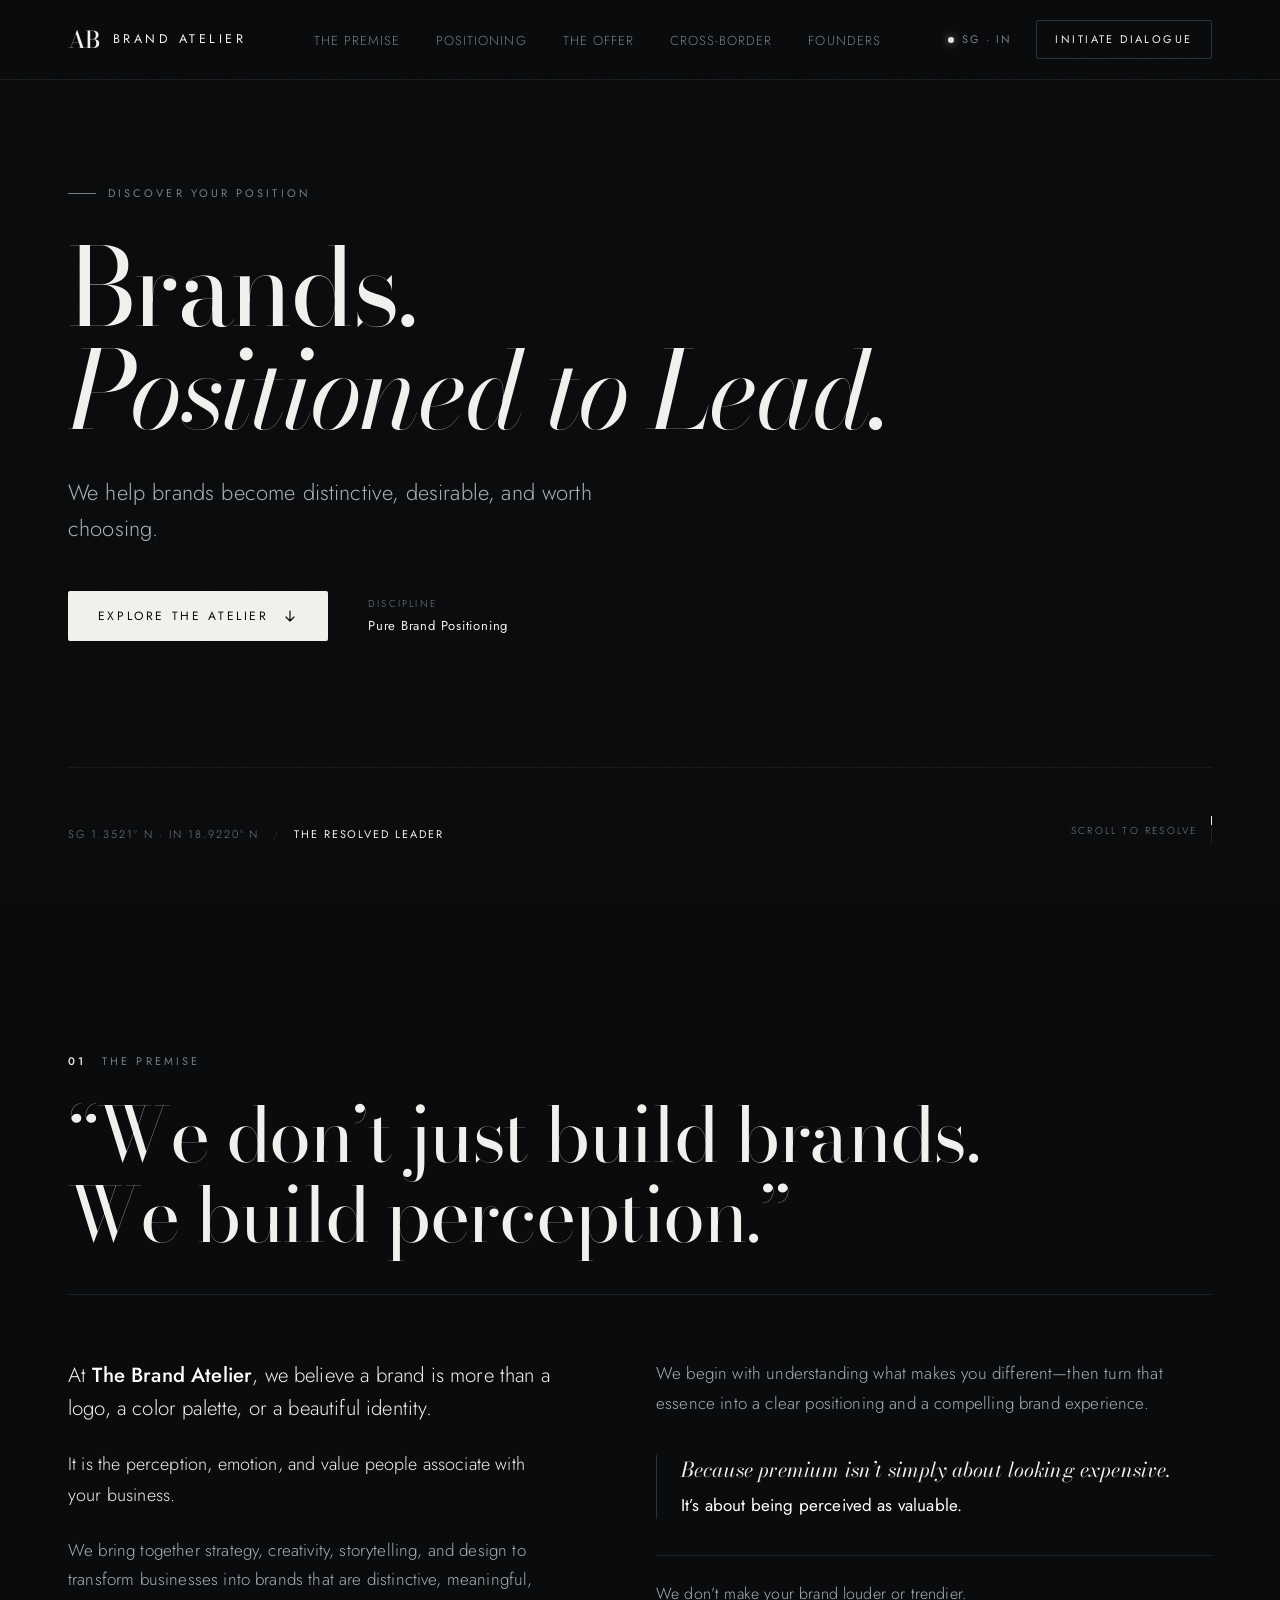
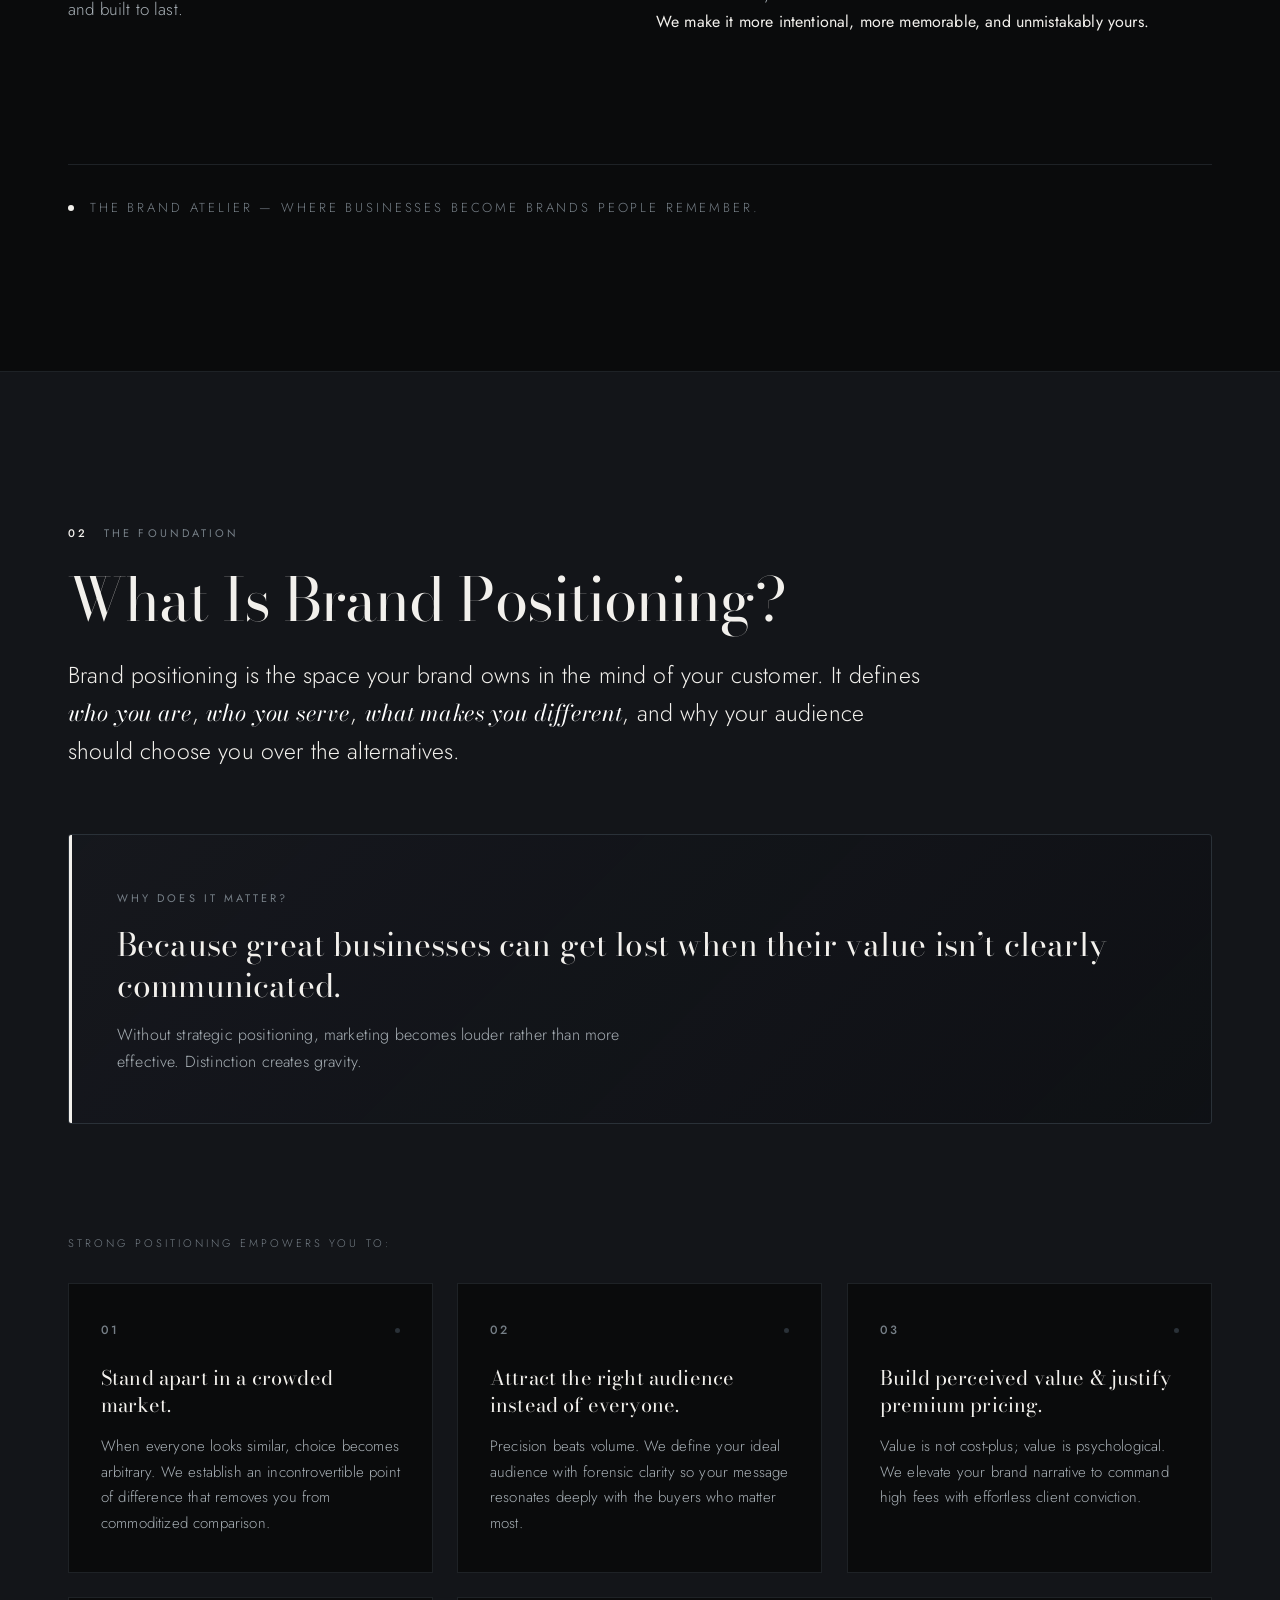
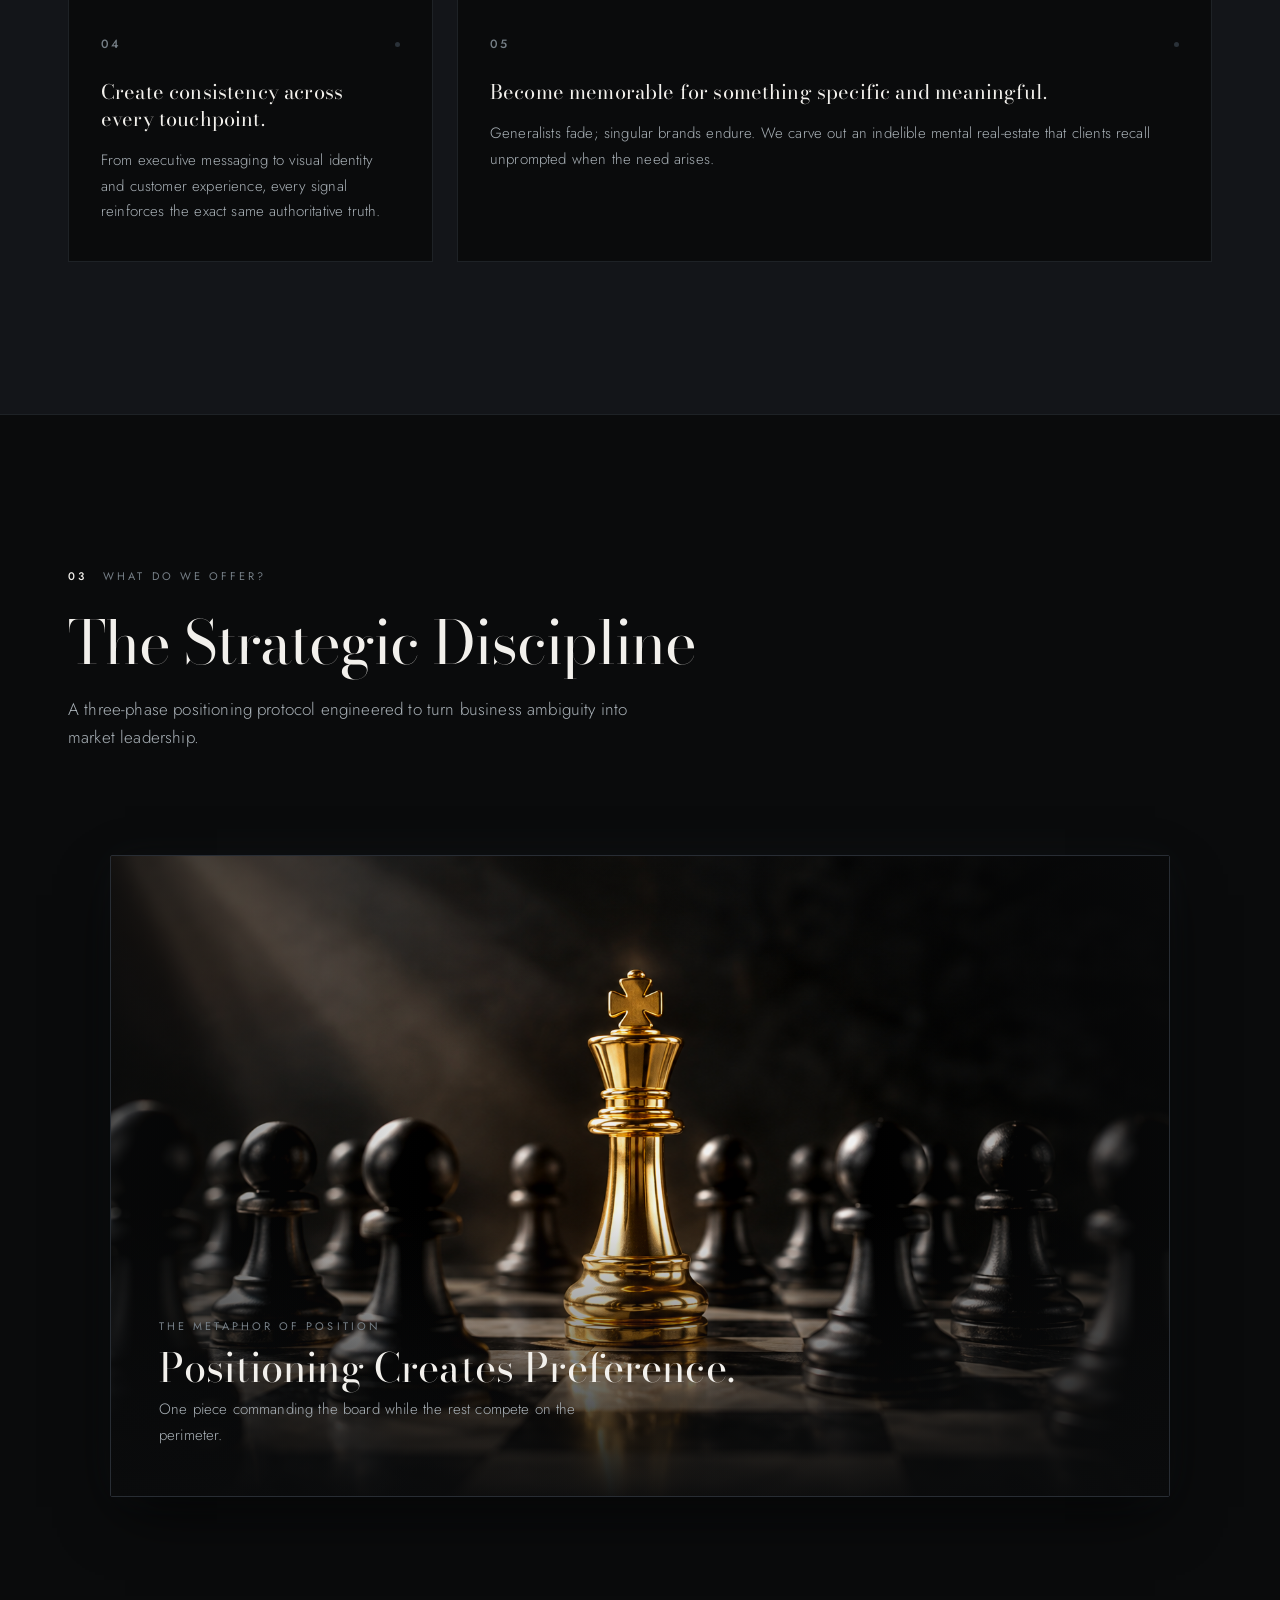
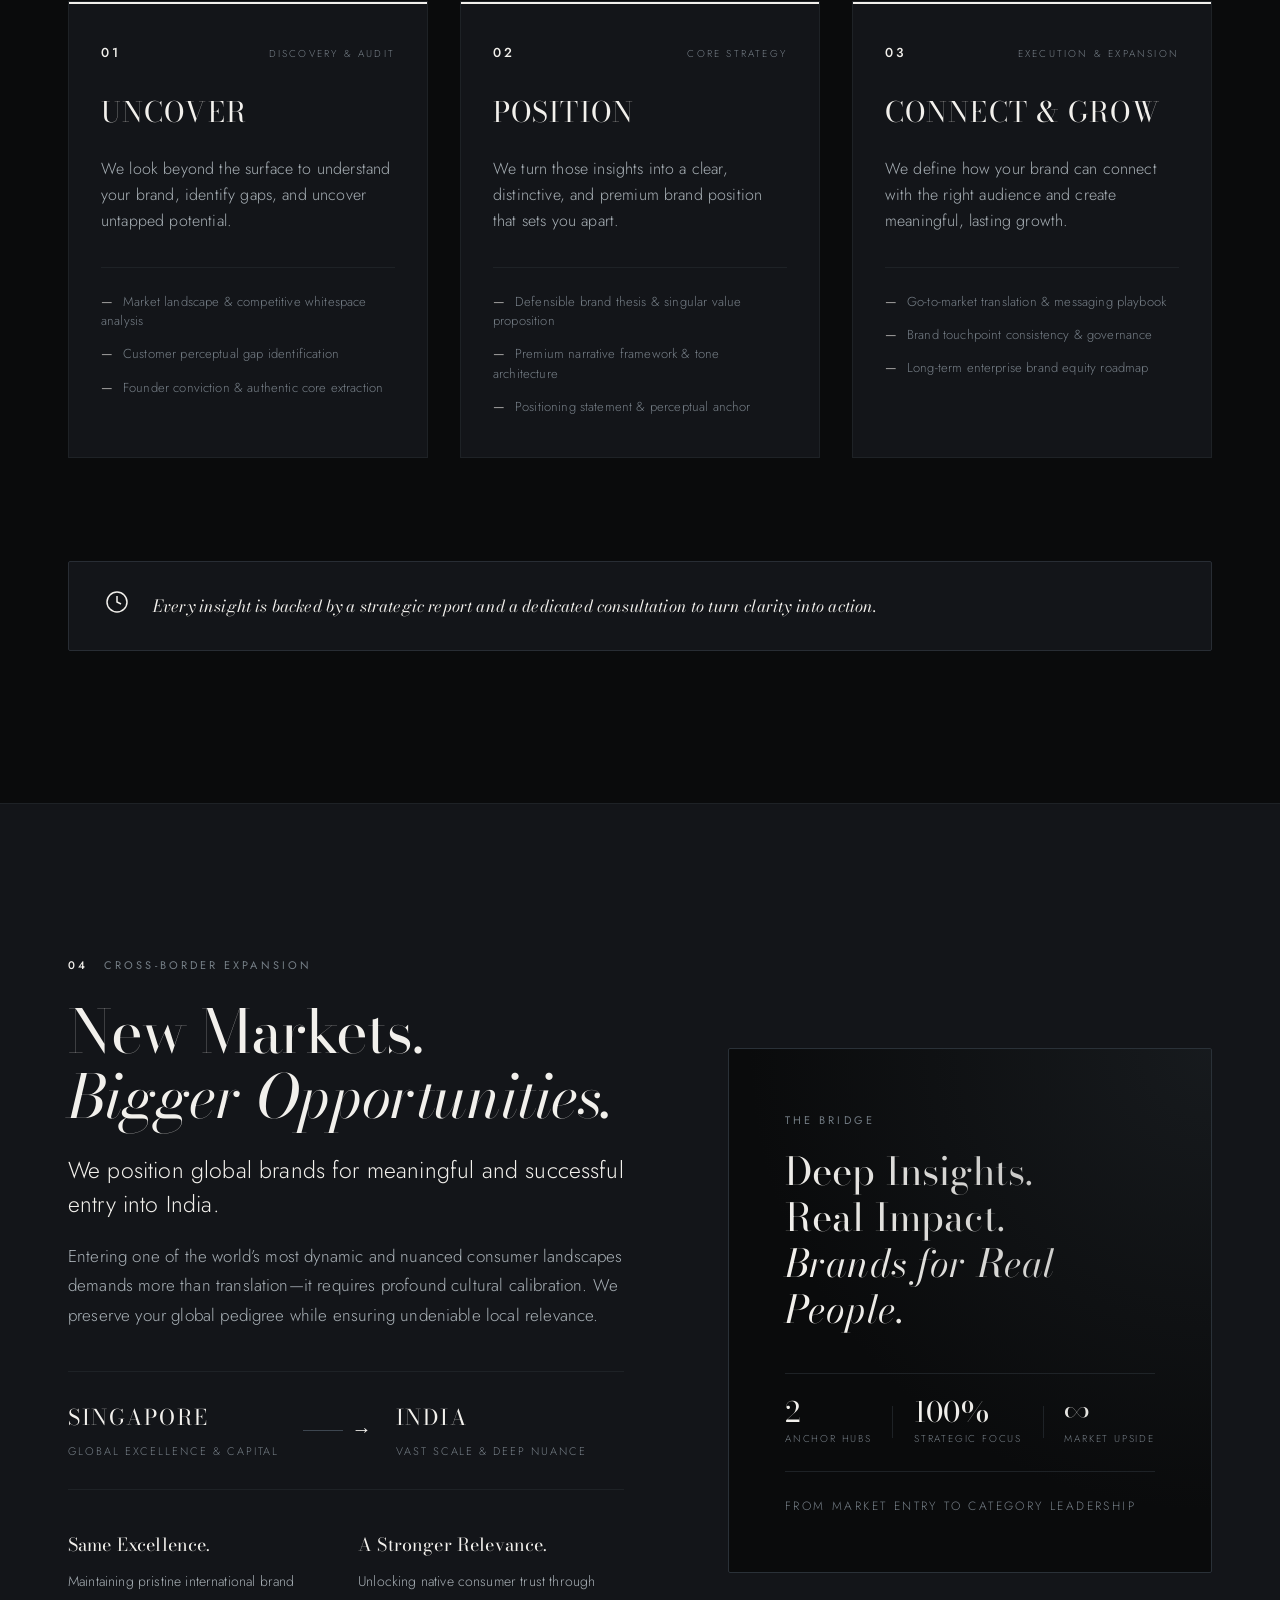
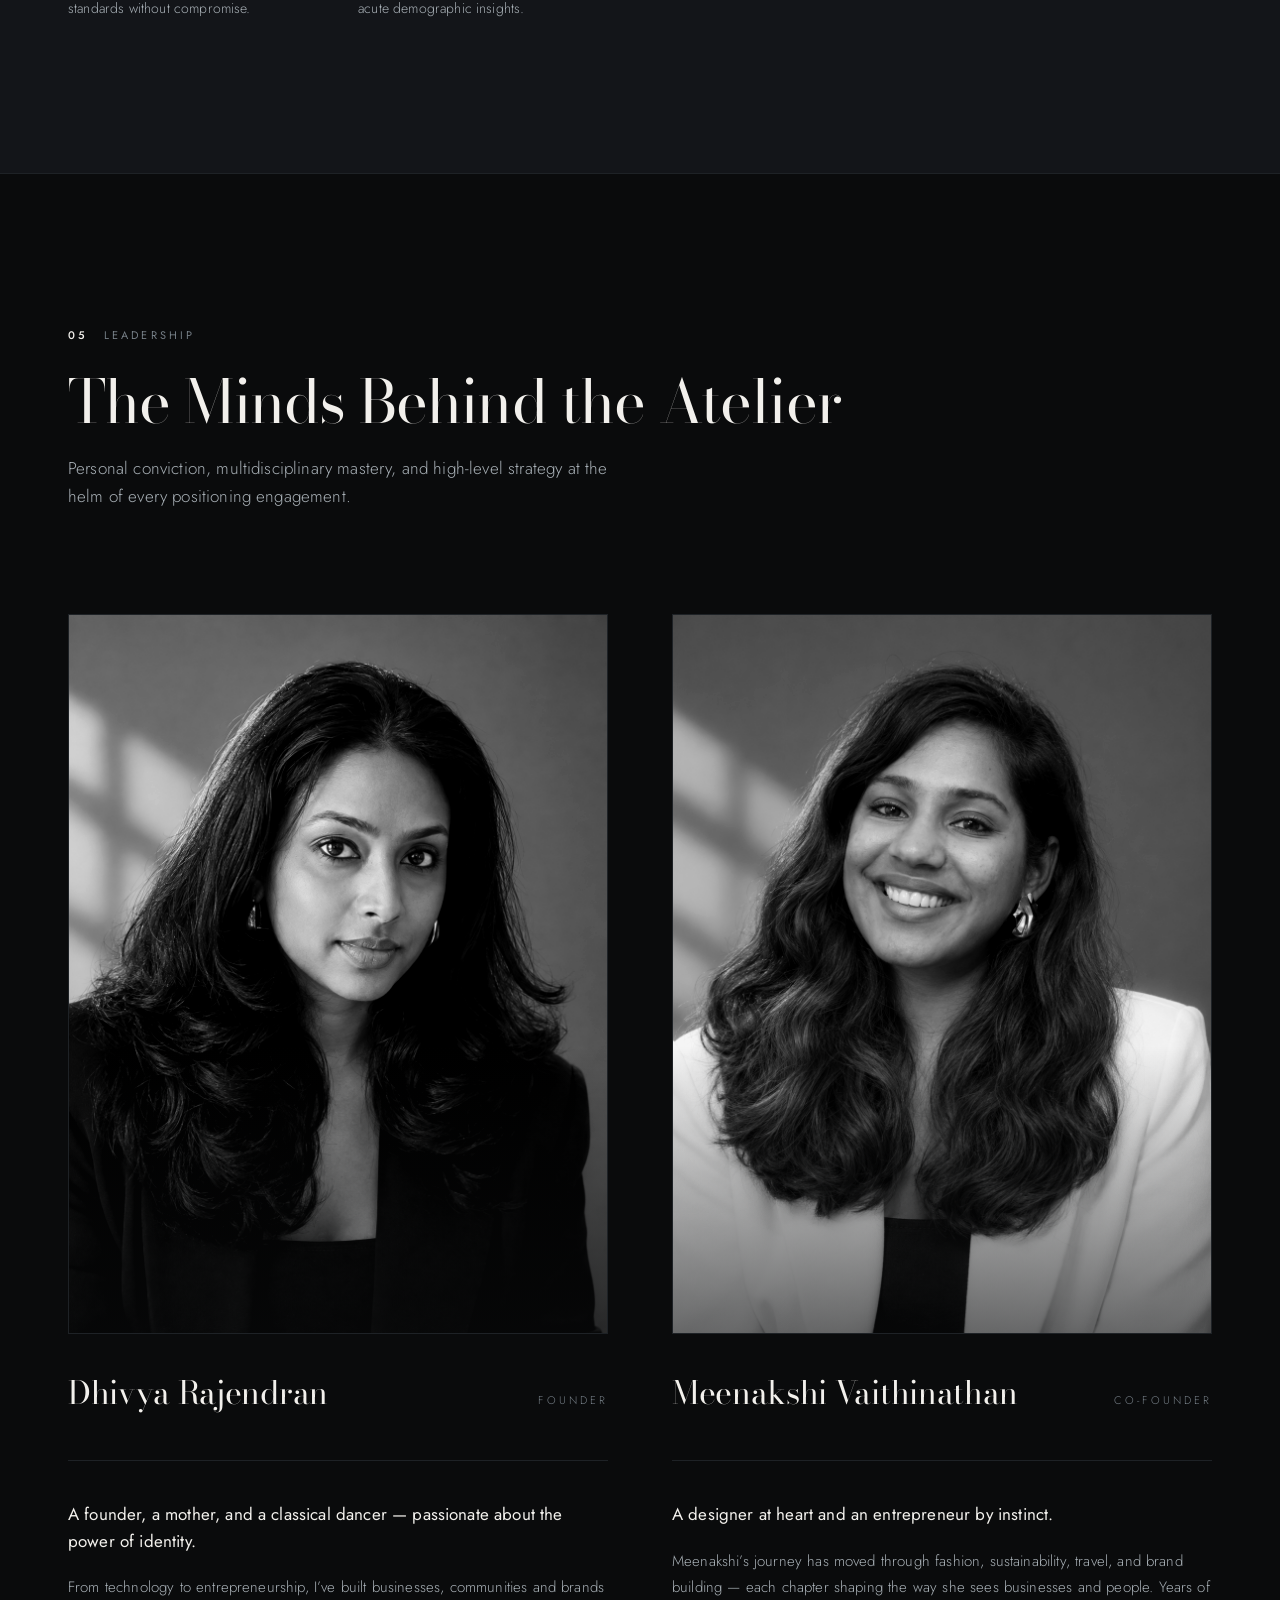
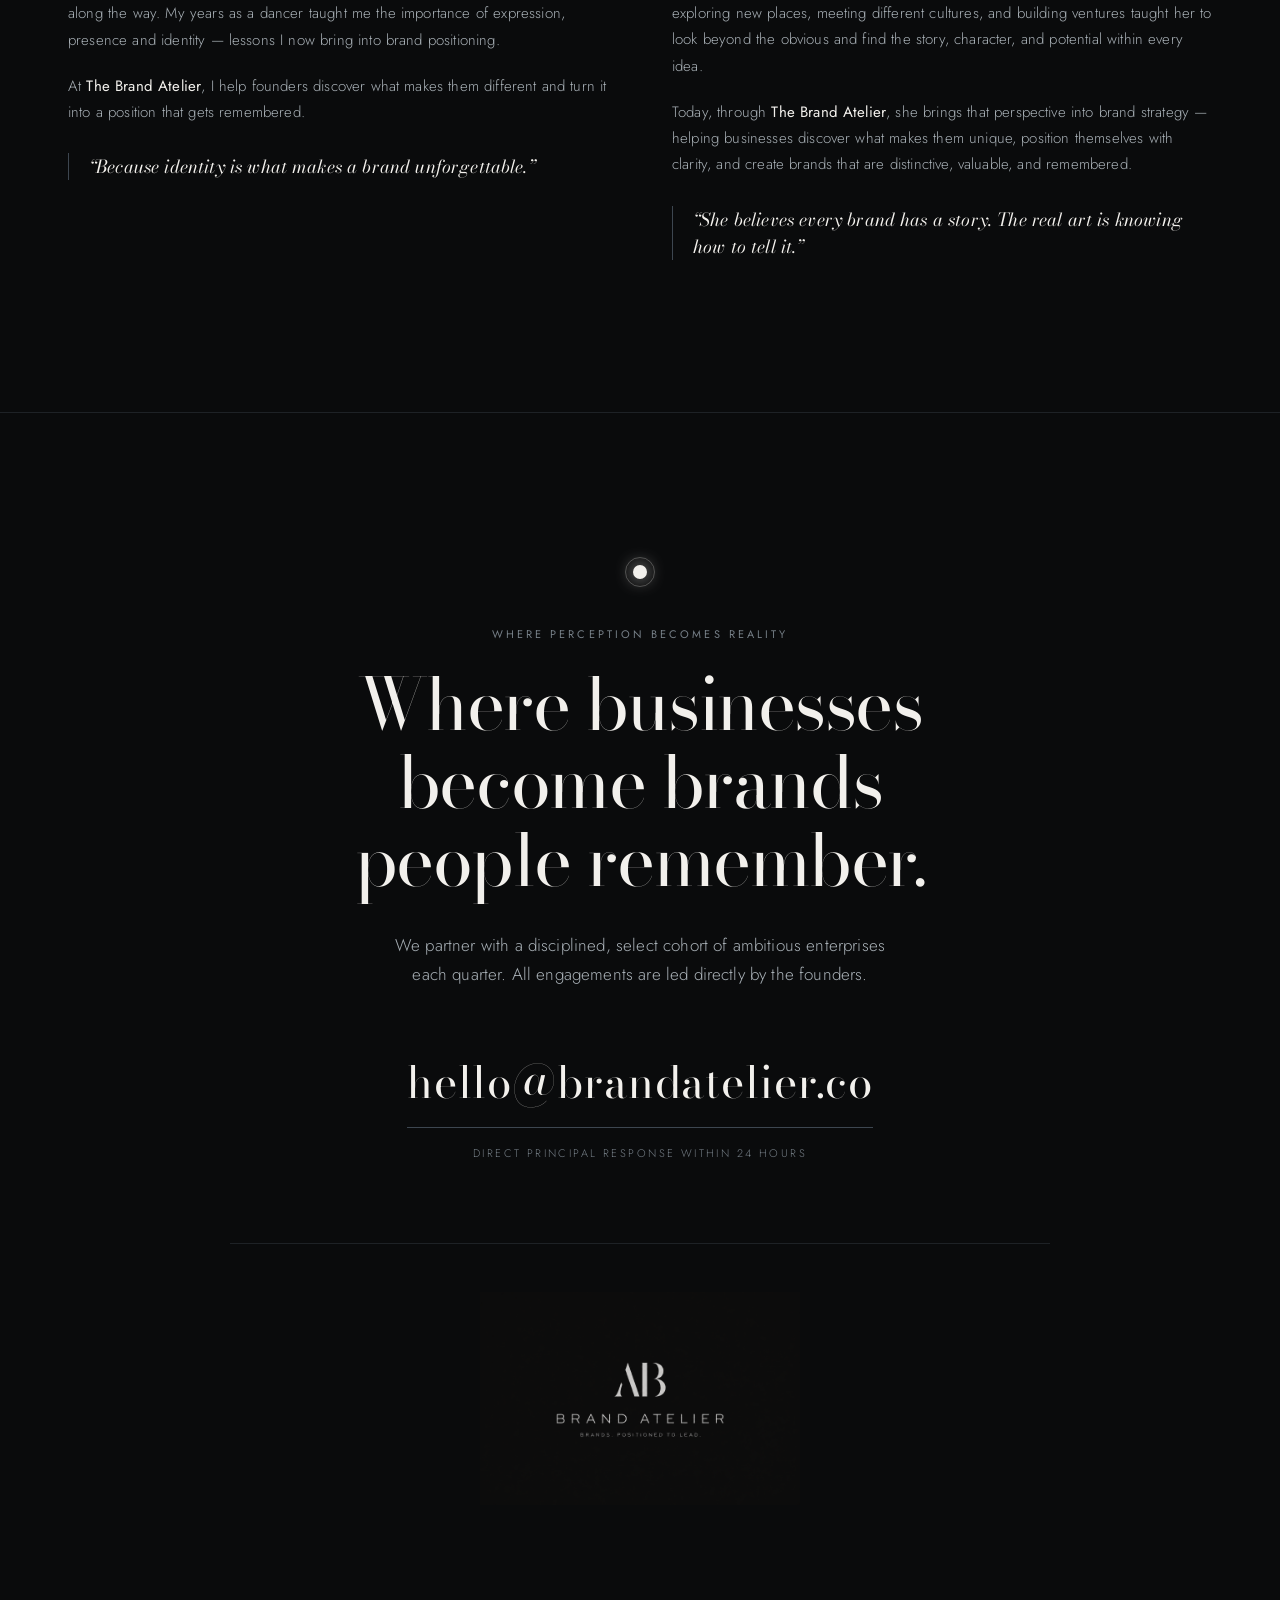
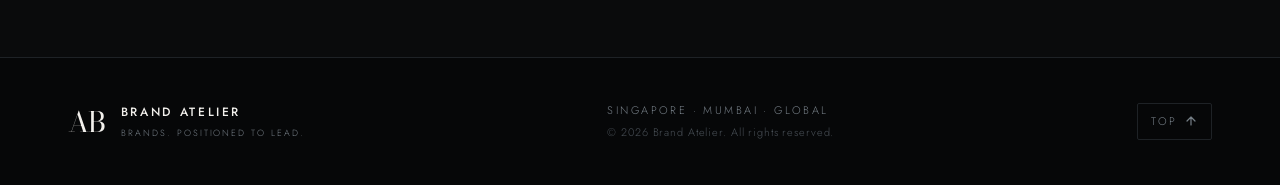
<file: index.html>
<!DOCTYPE html>
<html lang="en" class="scroll-smooth">
<head>
  <meta charset="UTF-8">
  <meta name="viewport" content="width=device-width, initial-scale=1.0">
  <meta name="description" content="Brand Atelier — Strategic brand positioning for companies ready to lead. We help brands become distinctive, desirable, and worth choosing.">
  <meta name="keywords" content="Brand positioning, brand strategy, luxury branding, Brand Atelier, market positioning, executive brand consulting">
  <meta name="author" content="Brand Atelier">
  <meta property="og:title" content="Brand Atelier — Brands. Positioned to Lead.">
  <meta property="og:description" content="We don't just build brands. We build perception. Brand positioning consultancy operating across Singapore and India.">
  <meta property="og:type" content="website">
  <meta property="og:image" content="assets/logo.png">
  <meta name="theme-color" content="#0A0B0C">

  <title>Brand Atelier — Brands. Positioned to Lead.</title>

  <!-- Google Fonts: Bodoni Moda (High-contrast Serif) & Jost (Geometric Sans) -->
  <link rel="preconnect" href="https://fonts.googleapis.com">
  <link rel="preconnect" href="https://fonts.gstatic.com" crossorigin>
  <link href="https://fonts.googleapis.com/css2?family=Bodoni+Moda:ital,opsz,wght@0,6..96,400;0,6..96,500;0,6..96,600;1,6..96,400&family=Jost:ital,wght@0,300;0,400;0,500;0,600;1,300;1,400&display=swap" rel="stylesheet">

  <!-- Favicon Monogram -->
  <link rel="icon" href="data:image/svg+xml,%3Csvg xmlns='http://www.w3.org/2000/svg' viewBox='0 0 100 100'%3E%3Crect width='100' height='100' fill='%230A0B0C'/%3E%3Ctext y='70' x='50' text-anchor='middle' font-size='60' font-family='serif' fill='%23F2F0EC'%3EAB%3C/text%3E%3C/svg%3E">

  <!-- Primary Stylesheet -->
  <link rel="stylesheet" href="style.css">

  <script type="application/ld+json">
  {
    "@context": "https://schema.org",
    "@type": "Organization",
    "name": "Brand Atelier",
    "url": "https://brandatelier.co",
    "logo": "assets/logo.png",
    "slogan": "Brands. Positioned to Lead.",
    "description": "Strategic brand positioning consultancy helping businesses become distinctive, desirable, and worth choosing.",
    "founders": [
      {
        "@type": "Person",
        "name": "Dhivya Rajendran",
        "jobTitle": "Founder"
      },
      {
        "@type": "Person",
        "name": "Meenakshi Vaithinathan",
        "jobTitle": "Co-Founder"
      }
    ]
  }
  </script>
</head>
<body>

  <!-- Film Grain Overlay -->
  <div class="grain-overlay" aria-hidden="true"></div>

  <!-- Ambient Cursor Spotlight (Desktop only) -->
  <div class="ambient-spotlight" id="ambient-spotlight" aria-hidden="true"></div>

  <!-- Main Navigation Header -->
  <header class="site-header" id="site-header">
    <div class="header-inner container">
      <a href="#hero" class="brand-lockup" aria-label="Brand Atelier — Home">
        <span class="monogram-mark">AB</span>
        <span class="brand-name">BRAND ATELIER</span>
      </a>

      <nav class="site-nav" aria-label="Primary Navigation">
        <ul class="nav-list">
          <li><a href="#proposition" class="nav-link">The Premise</a></li>
          <li><a href="#positioning" class="nav-link">Positioning</a></li>
          <li><a href="#offer" class="nav-link">The Offer</a></li>
          <li><a href="#global" class="nav-link">Cross-Border</a></li>
          <li><a href="#founders" class="nav-link">Founders</a></li>
        </ul>
      </nav>

      <div class="header-actions">
        <span class="studio-status" title="Singapore & India Offices">
          <span class="status-pulse" aria-hidden="true"></span>
          SG &middot; IN
        </span>
        <a href="#contact" class="btn-inquire">Initiate Dialogue</a>
      </div>

      <!-- Mobile Menu Toggle -->
      <button class="mobile-toggle" id="mobile-toggle" aria-label="Toggle Navigation Menu" aria-expanded="false">
        <span class="bar"></span>
        <span class="bar"></span>
      </button>
    </div>

    <!-- Mobile Drawer -->
    <div class="mobile-drawer" id="mobile-drawer">
      <nav class="mobile-nav" aria-label="Mobile Navigation">
        <a href="#proposition" class="mobile-link">The Premise</a>
        <a href="#positioning" class="mobile-link">Positioning</a>
        <a href="#offer" class="mobile-link">The Offer</a>
        <a href="#global" class="mobile-link">Cross-Border</a>
        <a href="#founders" class="mobile-link">Founders</a>
        <a href="#contact" class="mobile-link mobile-cta">Initiate Dialogue &rarr;</a>
      </nav>
    </div>
  </header>

  <main id="main-content">

    <!-- =================================================================
         S1: HERO — "The Crowded Market Resolves"
         ================================================================= -->
    <section class="section-hero" id="hero" aria-labelledby="hero-title">
      <!-- WebGL / 2D Canvas Interactive Particle Field -->
      <canvas id="hero-canvas" class="hero-canvas" aria-hidden="true" role="presentation"></canvas>
      
      <div class="hero-vignette" aria-hidden="true"></div>

      <div class="container hero-container">
        <div class="hero-content">
          <div class="eyebrow hero-eyebrow fade-target">
            <span class="eyebrow-line" aria-hidden="true"></span>
            <span>DISCOVER YOUR POSITION</span>
          </div>

          <h1 id="hero-title" class="hero-title">
            <span class="mask-line"><span class="reveal-text">Brands.</span></span>
            <span class="mask-line"><span class="reveal-text font-italic">Positioned to Lead.</span></span>
          </h1>

          <p class="hero-subhead fade-target">
            We help brands become distinctive, desirable, and worth choosing.
          </p>

          <div class="hero-actions fade-target">
            <a href="#proposition" class="btn-hero-explore">
              <span>Explore The Atelier</span>
              <svg class="btn-arrow" width="16" height="16" viewBox="0 0 16 16" fill="none" aria-hidden="true">
                <path d="M8 3v10M8 13l4-4M8 13L4 9" stroke="currentColor" stroke-width="1.2" stroke-linecap="round" stroke-linejoin="round"/>
              </svg>
            </a>
            <div class="hero-meta">
              <span class="meta-label">DISCIPLINE</span>
              <span class="meta-value">Pure Brand Positioning</span>
            </div>
          </div>
        </div>

        <div class="hero-footer-bar fade-target">
          <div class="hero-coords">
            <span>SG 1.3521&deg; N &middot; IN 18.9220&deg; N</span>
            <span class="coord-divider" aria-hidden="true">/</span>
            <span class="market-indicator">THE RESOLVED LEADER</span>
          </div>

          <div class="hero-scroll-cue">
            <span class="cue-label">SCROLL TO RESOLVE</span>
            <div class="cue-bar" aria-hidden="true">
              <div class="cue-pill"></div>
            </div>
          </div>
        </div>
      </div>
    </section>


    <!-- =================================================================
         S2: THE PROPOSITION — "We Build Perception"
         ================================================================= -->
    <section class="section-proposition" id="proposition" aria-labelledby="proposition-title">
      <div class="container">
        <div class="section-header-eyebrow reveal-on-scroll">
          <span class="eyebrow-index">01</span>
          <span class="eyebrow-text">THE PREMISE</span>
        </div>

        <div class="proposition-statement reveal-on-scroll">
          <h2 id="proposition-title" class="display-statement">
            &ldquo;We don&rsquo;t just build brands.<br class="d-none d-md-block">
            <span class="emphasis-serif">We build perception.&rdquo;</span>
          </h2>
        </div>

        <div class="hairline-divider reveal-line" aria-hidden="true"></div>

        <div class="proposition-grid">
          <div class="grid-col narrative-primary reveal-on-scroll">
            <p class="lead-text">
              At <strong>The Brand Atelier</strong>, we believe a brand is more than a logo, a color palette, or a beautiful identity.
            </p>
            <p class="body-text text-highlight">
              It is the perception, emotion, and value people associate with your business.
            </p>
            <p class="body-text">
              We bring together strategy, creativity, storytelling, and design to transform businesses into brands that are distinctive, meaningful, and built to last.
            </p>
          </div>

          <div class="grid-col narrative-secondary reveal-on-scroll">
            <p class="body-text">
              We begin with understanding what makes you different&mdash;then turn that essence into a clear positioning and a compelling brand experience.
            </p>

            <blockquote class="atelier-quote">
              <div class="quote-mark" aria-hidden="true">&ldquo;</div>
              <p class="quote-text">
                Because premium isn&rsquo;t simply about looking expensive.
                <span class="quote-strong">It&rsquo;s about being perceived as valuable.</span>
              </p>
            </blockquote>

            <p class="body-text cadence-text">
              We don&rsquo;t make your brand louder or trendier.<br>
              <strong>We make it more intentional, more memorable, and unmistakably yours.</strong>
            </p>
          </div>
        </div>

        <!-- Proposition Anchor Banner -->
        <div class="atelier-tagline-strip reveal-on-scroll">
          <span class="tagline-dot" aria-hidden="true"></span>
          <p class="tagline-copy">The Brand Atelier &mdash; Where businesses become brands people remember.</p>
        </div>
      </div>
    </section>


    <!-- =================================================================
         S3: WHAT IS BRAND POSITIONING — The Strategic Groundwork
         ================================================================= -->
    <section class="section-positioning" id="positioning" aria-labelledby="positioning-title">
      <div class="container">
        <div class="section-header-eyebrow reveal-on-scroll">
          <span class="eyebrow-index">02</span>
          <span class="eyebrow-text">THE FOUNDATION</span>
        </div>

        <div class="positioning-hero-block reveal-on-scroll">
          <h2 id="positioning-title" class="section-heading">
            What Is Brand Positioning?
          </h2>
          <p class="positioning-lead">
            Brand positioning is the space your brand owns in the mind of your customer. It defines <em>who you are</em>, <em>who you serve</em>, <em>what makes you different</em>, and why your audience should choose you over the alternatives.
          </p>
        </div>

        <div class="why-it-matters-card reveal-on-scroll">
          <div class="card-inner">
            <span class="badge-eyebrow">WHY DOES IT MATTER?</span>
            <h3 class="card-statement">
              Because great businesses can get lost when their value isn&rsquo;t clearly communicated.
            </h3>
            <p class="card-clarifier">
              Without strategic positioning, marketing becomes louder rather than more effective. Distinction creates gravity.
            </p>
          </div>
        </div>

        <div class="pillars-header reveal-on-scroll">
          <span class="pillars-eyebrow">STRONG POSITIONING EMPOWERS YOU TO:</span>
        </div>

        <!-- 5 Strategic Pillars Grid -->
        <div class="pillars-grid">
          <article class="pillar-card reveal-on-scroll" data-step="01">
            <div class="pillar-top">
              <span class="pillar-num">01</span>
              <span class="pillar-dot" aria-hidden="true"></span>
            </div>
            <h3 class="pillar-title">Stand apart in a crowded market.</h3>
            <p class="pillar-desc">
              When everyone looks similar, choice becomes arbitrary. We establish an incontrovertible point of difference that removes you from commoditized comparison.
            </p>
            <div class="pillar-edge-glow" aria-hidden="true"></div>
          </article>

          <article class="pillar-card reveal-on-scroll" data-step="02">
            <div class="pillar-top">
              <span class="pillar-num">02</span>
              <span class="pillar-dot" aria-hidden="true"></span>
            </div>
            <h3 class="pillar-title">Attract the right audience instead of everyone.</h3>
            <p class="pillar-desc">
              Precision beats volume. We define your ideal audience with forensic clarity so your message resonates deeply with the buyers who matter most.
            </p>
            <div class="pillar-edge-glow" aria-hidden="true"></div>
          </article>

          <article class="pillar-card reveal-on-scroll" data-step="03">
            <div class="pillar-top">
              <span class="pillar-num">03</span>
              <span class="pillar-dot" aria-hidden="true"></span>
            </div>
            <h3 class="pillar-title">Build perceived value &amp; justify premium pricing.</h3>
            <p class="pillar-desc">
              Value is not cost-plus; value is psychological. We elevate your brand narrative to command high fees with effortless client conviction.
            </p>
            <div class="pillar-edge-glow" aria-hidden="true"></div>
          </article>

          <article class="pillar-card reveal-on-scroll" data-step="04">
            <div class="pillar-top">
              <span class="pillar-num">04</span>
              <span class="pillar-dot" aria-hidden="true"></span>
            </div>
            <h3 class="pillar-title">Create consistency across every touchpoint.</h3>
            <p class="pillar-desc">
              From executive messaging to visual identity and customer experience, every signal reinforces the exact same authoritative truth.
            </p>
            <div class="pillar-edge-glow" aria-hidden="true"></div>
          </article>

          <article class="pillar-card pillar-card-featured reveal-on-scroll" data-step="05">
            <div class="pillar-top">
              <span class="pillar-num">05</span>
              <span class="pillar-dot" aria-hidden="true"></span>
            </div>
            <h3 class="pillar-title">Become memorable for something specific and meaningful.</h3>
            <p class="pillar-desc">
              Generalists fade; singular brands endure. We carve out an indelible mental real-estate that clients recall unprompted when the need arises.
            </p>
            <div class="pillar-edge-glow" aria-hidden="true"></div>
          </article>
        </div>
      </div>
    </section>


    <!-- =================================================================
         S4: THE OFFER — 01 Uncover · 02 Position · 03 Connect & Grow
         Home of the Centered Chess Image
         ================================================================= -->
    <section class="section-offer" id="offer" aria-labelledby="offer-title">
      <div class="container">
        <div class="section-header-eyebrow reveal-on-scroll">
          <span class="eyebrow-index">03</span>
          <span class="eyebrow-text">WHAT DO WE OFFER?</span>
        </div>

        <div class="offer-heading-block reveal-on-scroll">
          <h2 id="offer-title" class="section-heading">
            The Strategic Discipline
          </h2>
          <p class="section-lead">
            A three-phase positioning protocol engineered to turn business ambiguity into market leadership.
          </p>
        </div>

        <!-- Center Chess Showcase -->
        <div class="chess-showcase reveal-on-scroll" id="chess-tilt-container">
          <div class="chess-frame">
            <img 
              src="assets/chess.png" 
              alt="Golden King chess piece commanding the board in raking spotlight among black pawns, symbolizing strategic market positioning"
              class="chess-img"
              id="chess-img"
              loading="lazy"
            >
            <div class="chess-vignette" aria-hidden="true"></div>
            <div class="chess-overlay-caption">
              <span class="caption-eyebrow">THE METAPHOR OF POSITION</span>
              <h3 class="caption-title">Positioning Creates Preference.</h3>
              <p class="caption-sub">One piece commanding the board while the rest compete on the perimeter.</p>
            </div>
          </div>
        </div>

        <!-- The 3 Pillars of The Offer -->
        <div class="offer-cards-grid">
          
          <!-- Offer 01 -->
          <div class="offer-card reveal-on-scroll">
            <div class="offer-line-draw reveal-line" aria-hidden="true"></div>
            <div class="offer-card-body">
              <div class="offer-meta">
                <span class="offer-num">01</span>
                <span class="offer-tag">DISCOVERY & AUDIT</span>
              </div>
              <h3 class="offer-title">UNCOVER</h3>
              <p class="offer-statement">
                We look beyond the surface to understand your brand, identify gaps, and uncover untapped potential.
              </p>
              <ul class="offer-vectors">
                <li><span class="vector-bullet">&mdash;</span> Market landscape &amp; competitive whitespace analysis</li>
                <li><span class="vector-bullet">&mdash;</span> Customer perceptual gap identification</li>
                <li><span class="vector-bullet">&mdash;</span> Founder conviction &amp; authentic core extraction</li>
              </ul>
            </div>
          </div>

          <!-- Offer 02 -->
          <div class="offer-card reveal-on-scroll">
            <div class="offer-line-draw reveal-line" aria-hidden="true"></div>
            <div class="offer-card-body">
              <div class="offer-meta">
                <span class="offer-num">02</span>
                <span class="offer-tag">CORE STRATEGY</span>
              </div>
              <h3 class="offer-title">POSITION</h3>
              <p class="offer-statement">
                We turn those insights into a clear, distinctive, and premium brand position that sets you apart.
              </p>
              <ul class="offer-vectors">
                <li><span class="vector-bullet">&mdash;</span> Defensible brand thesis &amp; singular value proposition</li>
                <li><span class="vector-bullet">&mdash;</span> Premium narrative framework &amp; tone architecture</li>
                <li><span class="vector-bullet">&mdash;</span> Positioning statement &amp; perceptual anchor</li>
              </ul>
            </div>
          </div>

          <!-- Offer 03 -->
          <div class="offer-card reveal-on-scroll">
            <div class="offer-line-draw reveal-line" aria-hidden="true"></div>
            <div class="offer-card-body">
              <div class="offer-meta">
                <span class="offer-num">03</span>
                <span class="offer-tag">EXECUTION & EXPANSION</span>
              </div>
              <h3 class="offer-title">CONNECT &amp; GROW</h3>
              <p class="offer-statement">
                We define how your brand can connect with the right audience and create meaningful, lasting growth.
              </p>
              <ul class="offer-vectors">
                <li><span class="vector-bullet">&mdash;</span> Go-to-market translation &amp; messaging playbook</li>
                <li><span class="vector-bullet">&mdash;</span> Brand touchpoint consistency &amp; governance</li>
                <li><span class="vector-bullet">&mdash;</span> Long-term enterprise brand equity roadmap</li>
              </ul>
            </div>
          </div>

        </div>

        <!-- Strategic Report Callout -->
        <div class="offer-consultation-banner reveal-on-scroll">
          <div class="consultation-icon" aria-hidden="true">
            <svg width="24" height="24" viewBox="0 0 24 24" fill="none" stroke="currentColor" stroke-width="1.5">
              <circle cx="12" cy="12" r="10"/>
              <path d="M12 6v6l4 2"/>
            </svg>
          </div>
          <p class="consultation-text">
            <em>Every insight is backed by a strategic report and a dedicated consultation to turn clarity into action.</em>
          </p>
        </div>

      </div>
    </section>


    <!-- =================================================================
         S5: CROSS-BORDER PRACTICE — Singapore to India
         ================================================================= -->
    <section class="section-global" id="global" aria-labelledby="global-title">
      <div class="container">
        <div class="section-header-eyebrow reveal-on-scroll">
          <span class="eyebrow-index">04</span>
          <span class="eyebrow-text">CROSS-BORDER EXPANSION</span>
        </div>

        <div class="global-layout">
          <div class="global-narrative reveal-on-scroll">
            <h2 id="global-title" class="section-heading">
              New Markets.<br>
              <span class="font-italic">Bigger Opportunities.</span>
            </h2>
            <p class="global-lead">
              We position global brands for meaningful and successful entry into India.
            </p>
            <p class="global-body">
              Entering one of the world&rsquo;s most dynamic and nuanced consumer landscapes demands more than translation&mdash;it requires profound cultural calibration. We preserve your global pedigree while ensuring undeniable local relevance.
            </p>

            <div class="route-display">
              <div class="route-node">
                <span class="node-city">SINGAPORE</span>
                <span class="node-role">Global Excellence &amp; Capital</span>
              </div>
              <div class="route-vector" aria-hidden="true">
                <span class="vector-line"></span>
                <span class="vector-arrow">&rarr;</span>
              </div>
              <div class="route-node">
                <span class="node-city">INDIA</span>
                <span class="node-role">Vast Scale &amp; Deep Nuance</span>
              </div>
            </div>

            <div class="global-principles">
              <div class="principle-item">
                <span class="principle-title">Same Excellence.</span>
                <span class="principle-desc">Maintaining pristine international brand standards without compromise.</span>
              </div>
              <div class="principle-item">
                <span class="principle-title">A Stronger Relevance.</span>
                <span class="principle-desc">Unlocking native consumer trust through acute demographic insights.</span>
              </div>
            </div>
          </div>

          <div class="global-visual reveal-on-scroll">
            <div class="global-card">
              <div class="global-card-bg"></div>
              <div class="global-card-content">
                <span class="badge-eyebrow">THE BRIDGE</span>
                <h3 class="bridge-title">Deep Insights.<br>Real Impact.<br><span class="font-italic">Brands for Real People.</span></h3>
                <div class="bridge-stats">
                  <div class="b-stat">
                    <span class="b-num">2</span>
                    <span class="b-label">Anchor Hubs</span>
                  </div>
                  <div class="b-divider" aria-hidden="true"></div>
                  <div class="b-stat">
                    <span class="b-num">100%</span>
                    <span class="b-label">Strategic Focus</span>
                  </div>
                  <div class="b-divider" aria-hidden="true"></div>
                  <div class="b-stat">
                    <span class="b-num">&infin;</span>
                    <span class="b-label">Market Upside</span>
                  </div>
                </div>
                <div class="bridge-tagline">
                  <span>From market entry to category leadership</span>
                </div>
              </div>
            </div>
          </div>
        </div>
      </div>
    </section>


    <!-- =================================================================
         S6: THE FOUNDERS — Dhivya Rajendran & Meenakshi Vaithinathan
         ================================================================= -->
    <section class="section-founders" id="founders" aria-labelledby="founders-title">
      <div class="container">
        <div class="section-header-eyebrow reveal-on-scroll">
          <span class="eyebrow-index">05</span>
          <span class="eyebrow-text">LEADERSHIP</span>
        </div>

        <div class="founders-heading-block reveal-on-scroll">
          <h2 id="founders-title" class="section-heading">
            The Minds Behind the Atelier
          </h2>
          <p class="section-lead">
            Personal conviction, multidisciplinary mastery, and high-level strategy at the helm of every positioning engagement.
          </p>
        </div>

        <div class="founders-grid">
          
          <!-- Founder 1: Dhivya Rajendran -->
          <article class="founder-card reveal-on-scroll">
            <div class="founder-portrait-frame">
              <img 
                src="assets/dhivya.jpeg" 
                alt="Portrait of Dhivya Rajendran, Founder of Brand Atelier" 
                class="founder-img"
                loading="lazy"
              >
              <div class="founder-portrait-shadow" aria-hidden="true"></div>
            </div>

            <div class="founder-content">
              <div class="founder-meta">
                <h3 class="founder-name">Dhivya Rajendran</h3>
                <span class="founder-role">FOUNDER</span>
              </div>

              <div class="hairline-divider" aria-hidden="true"></div>

              <p class="founder-intro">
                A founder, a mother, and a classical dancer &mdash; passionate about the power of identity.
              </p>

              <p class="founder-bio">
                From technology to entrepreneurship, I&rsquo;ve built businesses, communities and brands along the way. My years as a dancer taught me the importance of expression, presence and identity &mdash; lessons I now bring into brand positioning.
              </p>

              <p class="founder-bio">
                At <strong>The Brand Atelier</strong>, I help founders discover what makes them different and turn it into a position that gets remembered.
              </p>

              <blockquote class="founder-quote">
                &ldquo;Because identity is what makes a brand unforgettable.&rdquo;
              </blockquote>
            </div>
          </article>

          <!-- Founder 2: Meenakshi Vaithinathan -->
          <article class="founder-card reveal-on-scroll">
            <div class="founder-portrait-frame">
              <img 
                src="assets/meenakshi.jpeg" 
                alt="Portrait of Meenakshi Vaithinathan, Co-Founder of Brand Atelier" 
                class="founder-img"
                loading="lazy"
              >
              <div class="founder-portrait-shadow" aria-hidden="true"></div>
            </div>

            <div class="founder-content">
              <div class="founder-meta">
                <h3 class="founder-name">Meenakshi Vaithinathan</h3>
                <span class="founder-role">CO-FOUNDER</span>
              </div>

              <div class="hairline-divider" aria-hidden="true"></div>

              <p class="founder-intro">
                A designer at heart and an entrepreneur by instinct.
              </p>

              <p class="founder-bio">
                Meenakshi&rsquo;s journey has moved through fashion, sustainability, travel, and brand building &mdash; each chapter shaping the way she sees businesses and people. Years of exploring new places, meeting different cultures, and building ventures taught her to look beyond the obvious and find the story, character, and potential within every idea.
              </p>

              <p class="founder-bio">
                Today, through <strong>The Brand Atelier</strong>, she brings that perspective into brand strategy &mdash; helping businesses discover what makes them unique, position themselves with clarity, and create brands that are distinctive, valuable, and remembered.
              </p>

              <blockquote class="founder-quote">
                &ldquo;She believes every brand has a story. The real art is knowing how to tell it.&rdquo;
              </blockquote>
            </div>
          </article>

        </div>
      </div>
    </section>


    <!-- =================================================================
         S7: THE CLOSE & PRIVATE INQUIRY
         ================================================================= -->
    <section class="section-close" id="contact" aria-labelledby="close-title">
      <div class="container">
        <!-- The Focal Resting Dot (Closing Rhyme with Hero Resolve) -->
        <div class="resolved-focal-dot" aria-hidden="true">
          <div class="dot-core"></div>
          <div class="dot-halo"></div>
        </div>

        <div class="close-content reveal-on-scroll">
          <span class="close-eyebrow">WHERE PERCEPTION BECOMES REALITY</span>
          <h2 id="close-title" class="close-statement">
            Where businesses become brands<br>
            <span class="emphasis-serif">people remember.</span>
          </h2>
          
          <p class="close-desc">
            We partner with a disciplined, select cohort of ambitious enterprises each quarter. All engagements are led directly by the founders.
          </p>

          <div class="inquiry-box">
            <a href="mailto:hello@brandatelier.co?subject=Positioning%20Inquiry%20%E2%80%94%20Brand%20Atelier" class="inquiry-email-link" id="inquiry-link">
              <span class="email-text">hello@brandatelier.co</span>
              <span class="email-underline" aria-hidden="true"></span>
            </a>
            <span class="inquiry-note">Direct principal response within 24 hours</span>
          </div>

          <div class="brand-full-logo-display">
            <img 
              src="assets/logo.png" 
              alt="Brand Atelier &mdash; Brands. Positioned to Lead." 
              class="footer-logo-img"
              loading="lazy"
            >
          </div>
        </div>
      </div>
    </section>

  </main>


  <!-- Site Footer -->
  <footer class="site-footer">
    <div class="container footer-inner">
      <div class="footer-left">
        <span class="footer-monogram">AB</span>
        <div class="footer-meta-block">
          <span class="footer-brand">BRAND ATELIER</span>
          <span class="footer-tagline">BRANDS. POSITIONED TO LEAD.</span>
        </div>
      </div>

      <div class="footer-center">
        <span class="footer-locations">SINGAPORE &middot; MUMBAI &middot; GLOBAL</span>
        <span class="footer-copyright">&copy; 2026 Brand Atelier. All rights reserved.</span>
      </div>

      <div class="footer-right">
        <a href="#hero" class="back-to-top" aria-label="Return to top of page">
          <span>TOP</span>
          <svg width="12" height="12" viewBox="0 0 12 12" fill="none" aria-hidden="true">
            <path d="M6 10V2M6 2L2 6M6 2L10 6" stroke="currentColor" stroke-width="1.2" stroke-linecap="round" stroke-linejoin="round"/>
          </svg>
        </a>
      </div>
    </div>
  </footer>

  <!-- Main JavaScript Bundle -->
  <script src="script.js"></script>
</body>
</html>
</file>
<file: style.css>
/* ==========================================================================
   Brand Atelier — Design System & Stylesheet
   Architecture: Cold, Dark, Monochrome Luxury Art Direction (SPEC §2)
   ========================================================================== */

/* --- 1. Design Tokens & Custom Properties --- */
:root {
  /* Palette (SPEC §2.1) */
  --ground: #0A0B0C;            /* Page ground; deepest obsidian black */
  --surface: #131519;           /* Elevated panels, offer cards */
  --surface-card: #16181E;      /* Interactive card surface */
  --surface-elevated: #1B1E25;  /* Hover / elevated element ground */
  --graphite: #1E2226;          /* Rules, structural borders, hairlines */
  --graphite-light: #282D34;    /* Active rules */
  --steel: #2A3138;             /* Cold cast in shadows, card outlines */
  --steel-light: #3D4650;       /* Highlight borders */
  --cool-mid: #767F87;          /* Labels, eyebrows, coordinates (WCAG AA compliant) */
  --cool-light: #A8B0B6;        /* Body copy, secondary text (9.5:1 contrast) */
  --cream: #F2F0EC;             /* Headlines, monogram, focal point (17.8:1 contrast) */
  --cream-dim: #D5D3CE;         /* Secondary headline tone */

  /* Typography Families (SPEC §2.2) */
  --font-serif: 'Bodoni Moda', 'Didot', 'Bodoni MT', Georgia, serif;
  --font-sans: 'Jost', -apple-system, BlinkMacSystemFont, 'Segoe UI', Roboto, sans-serif;

  /* Spacing System */
  --space-xs: 0.5rem;
  --space-sm: 1rem;
  --space-md: 1.5rem;
  --space-lg: 2.5rem;
  --space-xl: 4rem;
  --space-2xl: 6.5rem;
  --space-3xl: 9.5rem;

  /* Transitions & Motion Curves (SPEC §2.3) */
  --ease-expo-out: cubic-bezier(0.16, 1, 0.3, 1);
  --ease-line-draw: cubic-bezier(0.65, 0, 0.35, 1);
  --ease-standard: cubic-bezier(0.25, 0.1, 0.25, 1);
  --duration-entrance: 1000ms;
  --duration-fast: 300ms;
  --duration-hover: 250ms;

  /* Layout */
  --container-max: 1240px;
  --header-height: 80px;
}

/* --- 2. Reset & Base Styles --- */
*, *::before, *::after {
  box-sizing: border-box;
  margin: 0;
  padding: 0;
}

html {
  font-size: 16px;
  background-color: var(--ground);
  color: var(--cool-light);
  font-family: var(--font-sans);
  font-weight: 300;
  line-height: 1.7;
  letter-spacing: 0.01em;
  scroll-behavior: smooth;
  text-rendering: optimizeLegibility;
  -webkit-font-smoothing: antialiased;
  -moz-osx-font-smoothing: grayscale;
}

body {
  background-color: var(--ground);
  color: var(--cool-light);
  overflow-x: hidden;
  position: relative;
  min-height: 100vh;
}

/* Accessible Keyboard Focus Ring (SPEC §6) */
:focus-visible {
  outline: 1px solid var(--cream);
  outline-offset: 3px;
}

/* Remove default link styling */
a {
  color: inherit;
  text-decoration: none;
  transition: color var(--duration-hover) var(--ease-standard);
}

img {
  max-width: 100%;
  height: auto;
  display: block;
}

ul {
  list-style: none;
}

/* Container */
.container {
  width: 100%;
  max-width: var(--container-max);
  margin-left: auto;
  margin-right: auto;
  padding-left: clamp(1.25rem, 5vw, 3rem);
  padding-right: clamp(1.25rem, 5vw, 3rem);
}

/* --- 3. Film Grain & Ambient Spotlight --- */
.grain-overlay {
  position: fixed;
  inset: 0;
  width: 100%;
  height: 100%;
  pointer-events: none;
  z-index: 900;
  opacity: 0.04;
  mix-blend-mode: overlay;
  background-image: url("data:image/svg+xml,%3Csvg viewBox='0 0 200 200' xmlns='http://www.w3.org/2000/svg'%3E%3Cfilter id='noiseFilter'%3E%3CfeTurbulence type='fractalNoise' baseFrequency='0.8' numOctaves='3' stitchTiles='stitch'/%3E%3C/filter%3E%3Crect width='100%25' height='100%25' filter='url(%23noiseFilter)'/%3E%3C/svg%3E");
}

.ambient-spotlight {
  position: fixed;
  width: 650px;
  height: 650px;
  border-radius: 50%;
  pointer-events: none;
  background: radial-gradient(circle, rgba(242, 240, 236, 0.038) 0%, rgba(42, 49, 56, 0.015) 45%, transparent 70%);
  transform: translate(-50%, -50%);
  z-index: 2;
  opacity: 0;
  transition: opacity 0.5s var(--ease-standard);
}

body:hover .ambient-spotlight {
  opacity: 1;
}

/* --- 4. Typography Helpers --- */
.font-italic {
  font-style: italic;
}

.emphasis-serif {
  font-family: var(--font-serif);
  font-weight: 400;
  color: var(--cream);
}

/* Section Header Eyebrow (SPEC §2.2) */
.section-header-eyebrow {
  display: flex;
  align-items: center;
  gap: 1rem;
  margin-bottom: var(--space-md);
}

.eyebrow-index {
  font-family: var(--font-sans);
  font-size: 0.6875rem;
  font-weight: 500;
  color: var(--cream);
  letter-spacing: 0.28em;
}

.eyebrow-text,
.badge-eyebrow,
.caption-eyebrow,
.close-eyebrow {
  font-family: var(--font-sans);
  font-size: 0.6875rem;
  font-weight: 400;
  color: var(--cool-mid);
  letter-spacing: 0.28em;
  text-transform: uppercase;
}

.section-heading {
  font-family: var(--font-serif);
  font-size: clamp(2rem, 5.5vw, 3.75rem);
  font-weight: 400;
  line-height: 1.08;
  color: var(--cream);
  letter-spacing: -0.015em;
  margin-bottom: 1.25rem;
}

.section-lead {
  font-size: clamp(1.0625rem, 1.3vw, 1.25rem);
  color: var(--cool-light);
  line-height: 1.65;
  max-width: 58ch;
  font-weight: 300;
}

/* Hairline Dividers (SPEC §2.3) */
.hairline-divider {
  width: 100%;
  height: 1px;
  background-color: var(--graphite);
  margin: var(--space-lg) 0;
}

.reveal-line {
  transform-origin: left;
  transform: scaleX(0);
  transition: transform 1200ms var(--ease-line-draw);
}

.reveal-line.is-revealed {
  transform: scaleX(1);
}

/* Scroll Reveal States */
.reveal-on-scroll {
  opacity: 0;
  transform: translateY(24px);
  transition: opacity 900ms var(--ease-expo-out), transform 900ms var(--ease-expo-out);
  will-change: opacity, transform;
}

.reveal-on-scroll.is-revealed {
  opacity: 1;
  transform: translateY(0);
}

/* --- 5. Navigation Header --- */
.site-header {
  position: fixed;
  top: 0;
  left: 0;
  width: 100%;
  height: var(--header-height);
  z-index: 800;
  background-color: rgba(10, 11, 12, 0.78);
  backdrop-filter: blur(20px);
  -webkit-backdrop-filter: blur(20px);
  border-bottom: 1px solid rgba(30, 34, 38, 0.8);
  transition: background-color 0.4s var(--ease-standard), border-color 0.4s var(--ease-standard);
}

.site-header.scrolled {
  background-color: rgba(10, 11, 12, 0.94);
  border-bottom-color: var(--graphite);
}

.header-inner {
  height: 100%;
  display: flex;
  align-items: center;
  justify-content: space-between;
}

.brand-lockup {
  display: flex;
  align-items: center;
  gap: 0.85rem;
  group: pointer;
}

.monogram-mark {
  font-family: var(--font-serif);
  font-size: 1.45rem;
  font-weight: 500;
  color: var(--cream);
  letter-spacing: -0.04em;
  display: inline-block;
  line-height: 1;
  transition: transform var(--duration-hover) var(--ease-standard);
}

.brand-lockup:hover .monogram-mark {
  transform: scale(1.04);
}

.brand-name {
  font-family: var(--font-sans);
  font-size: 0.78125rem;
  font-weight: 400;
  letter-spacing: 0.28em;
  color: var(--cream);
  text-transform: uppercase;
}

.site-nav {
  display: none;
}

@media (min-width: 900px) {
  .site-nav {
    display: block;
  }
}

.nav-list {
  display: flex;
  align-items: center;
  gap: 2.25rem;
}

.nav-link {
  font-size: 0.8125rem;
  color: var(--cool-mid);
  letter-spacing: 0.08em;
  text-transform: uppercase;
  position: relative;
  padding: 0.5rem 0;
  transition: color var(--duration-hover) var(--ease-standard);
}

.nav-link::after {
  content: '';
  position: absolute;
  bottom: 0;
  left: 0;
  width: 0;
  height: 1px;
  background-color: var(--cream);
  transition: width 350ms var(--ease-expo-out);
}

.nav-link:hover {
  color: var(--cream);
}

.nav-link:hover::after {
  width: 100%;
}

.header-actions {
  display: flex;
  align-items: center;
  gap: 1.5rem;
}

.studio-status {
  display: none;
  align-items: center;
  gap: 0.5rem;
  font-size: 0.6875rem;
  letter-spacing: 0.18em;
  color: var(--cool-mid);
  font-weight: 400;
}

@media (min-width: 640px) {
  .studio-status {
    display: flex;
  }
}

.status-pulse {
  width: 6px;
  height: 6px;
  border-radius: 50%;
  background-color: #E2E0D8;
  box-shadow: 0 0 8px rgba(242, 240, 236, 0.6);
  animation: pulseStatus 3s infinite var(--ease-standard);
}

@keyframes pulseStatus {
  0%, 100% { opacity: 0.4; transform: scale(0.9); }
  50% { opacity: 1; transform: scale(1.15); }
}

.btn-inquire {
  display: inline-flex;
  align-items: center;
  justify-content: center;
  font-size: 0.6875rem;
  font-weight: 400;
  letter-spacing: 0.22em;
  text-transform: uppercase;
  color: var(--cream);
  background: transparent;
  border: 1px solid var(--steel);
  padding: 0.55rem 1.15rem;
  border-radius: 2px;
  transition: all var(--duration-hover) var(--ease-standard);
}

.btn-inquire:hover {
  background-color: var(--cream);
  color: var(--ground);
  border-color: var(--cream);
}

/* Mobile Toggle */
.mobile-toggle {
  display: flex;
  flex-direction: column;
  justify-content: center;
  gap: 5px;
  width: 32px;
  height: 32px;
  background: transparent;
  border: none;
  cursor: pointer;
  padding: 4px;
}

@media (min-width: 900px) {
  .mobile-toggle {
    display: none;
  }
}

.mobile-toggle .bar {
  width: 100%;
  height: 1px;
  background-color: var(--cream);
  transition: transform 300ms var(--ease-standard), opacity 300ms;
}

.mobile-toggle.is-active .bar:nth-child(1) {
  transform: translateY(3px) rotate(45deg);
}

.mobile-toggle.is-active .bar:nth-child(2) {
  transform: translateY(-3px) rotate(-45deg);
}

.mobile-drawer {
  position: absolute;
  top: var(--header-height);
  left: 0;
  width: 100%;
  background-color: rgba(10, 11, 12, 0.98);
  backdrop-filter: blur(24px);
  border-bottom: 1px solid var(--graphite);
  padding: 2rem;
  display: none;
  opacity: 0;
  transform: translateY(-10px);
  transition: opacity 300ms var(--ease-expo-out), transform 300ms var(--ease-expo-out);
}

.mobile-drawer.is-open {
  display: block;
  opacity: 1;
  transform: translateY(0);
}

.mobile-nav {
  display: flex;
  flex-direction: column;
  gap: 1.5rem;
}

.mobile-link {
  font-size: 1.125rem;
  color: var(--cool-light);
  letter-spacing: 0.08em;
  text-transform: uppercase;
}

.mobile-link:hover, .mobile-link:active {
  color: var(--cream);
}

.mobile-cta {
  color: var(--cream);
  margin-top: 1rem;
  padding-top: 1rem;
  border-top: 1px solid var(--graphite);
}

/* --- 6. S1: Hero Section --- */
.section-hero {
  position: relative;
  min-height: 100vh;
  display: flex;
  align-items: center;
  padding-top: calc(var(--header-height) + 2rem);
  padding-bottom: 3.5rem;
  overflow: hidden;
  background-color: var(--ground);
}

.hero-canvas {
  position: absolute;
  inset: 0;
  width: 100%;
  height: 100%;
  z-index: 0;
  pointer-events: auto;
  opacity: 1;
  transition: opacity 0.8s var(--ease-standard);
}

.hero-vignette {
  position: absolute;
  inset: 0;
  pointer-events: none;
  z-index: 1;
  background: radial-gradient(circle at center, transparent 40%, rgba(10, 11, 12, 0.75) 100%),
              linear-gradient(to bottom, transparent 75%, var(--ground) 100%);
}

.hero-container {
  position: relative;
  z-index: 3;
  display: flex;
  flex-direction: column;
  justify-content: space-between;
  min-height: calc(100vh - var(--header-height) - 5.5rem);
}

.hero-content {
  max-width: 820px;
  padding-top: clamp(2rem, 8vh, 6rem);
}

.hero-eyebrow {
  display: flex;
  align-items: center;
  gap: 0.75rem;
  font-family: var(--font-sans);
  font-size: 0.6875rem;
  font-weight: 400;
  letter-spacing: 0.28em;
  color: var(--cool-mid);
  margin-bottom: 2rem;
  text-transform: uppercase;
}

.eyebrow-line {
  width: 28px;
  height: 1px;
  background-color: var(--cool-mid);
}

.hero-title {
  font-family: var(--font-serif);
  font-size: clamp(2.75rem, 9.5vw, 6.75rem);
  font-weight: 400;
  line-height: 0.96;
  letter-spacing: -0.025em;
  color: var(--cream);
  margin-bottom: 2rem;
}

.mask-line {
  display: block;
  overflow: hidden;
}

.reveal-text {
  display: block;
  transform: translateY(110%);
  transition: transform 1000ms var(--ease-expo-out);
  will-change: transform;
}

.hero-title.is-revealed .reveal-text {
  transform: translateY(0);
}

.hero-subhead {
  font-size: clamp(1.125rem, 1.8vw, 1.375rem);
  color: var(--cool-light);
  max-width: 580px;
  line-height: 1.65;
  font-weight: 300;
  margin-bottom: 2.75rem;
}

.hero-actions {
  display: flex;
  align-items: center;
  flex-wrap: wrap;
  gap: 2.5rem;
}

.btn-hero-explore {
  display: inline-flex;
  align-items: center;
  gap: 0.85rem;
  font-size: 0.75rem;
  font-weight: 400;
  letter-spacing: 0.22em;
  text-transform: uppercase;
  color: var(--ground);
  background-color: var(--cream);
  padding: 0.95rem 1.85rem;
  border-radius: 2px;
  transition: transform var(--duration-hover) var(--ease-standard), background-color var(--duration-hover);
}

.btn-hero-explore:hover {
  background-color: #FFFFFF;
  transform: translateY(-2px);
}

.btn-arrow {
  transition: transform 300ms var(--ease-standard);
}

.btn-hero-explore:hover .btn-arrow {
  transform: translateY(3px);
}

.hero-meta {
  display: flex;
  flex-direction: column;
  gap: 0.2rem;
}

.meta-label {
  font-size: 0.625rem;
  letter-spacing: 0.22em;
  color: var(--cool-mid);
}

.meta-value {
  font-size: 0.8125rem;
  letter-spacing: 0.06em;
  color: var(--cream);
  font-weight: 400;
}

/* Hero Footer Status Bar */
.hero-footer-bar {
  display: flex;
  align-items: flex-end;
  justify-content: space-between;
  padding-top: 3rem;
  border-top: 1px solid rgba(30, 34, 38, 0.6);
}

.hero-coords {
  display: flex;
  align-items: center;
  gap: 0.85rem;
  font-size: 0.6875rem;
  letter-spacing: 0.18em;
  color: var(--cool-mid);
}

.coord-divider {
  color: var(--steel);
}

.market-indicator {
  color: var(--cream);
  font-weight: 400;
}

.hero-scroll-cue {
  display: flex;
  align-items: center;
  gap: 0.85rem;
}

.cue-label {
  font-size: 0.625rem;
  letter-spacing: 0.22em;
  color: var(--cool-mid);
  text-transform: uppercase;
}

.cue-bar {
  width: 1px;
  height: 28px;
  background-color: var(--graphite);
  position: relative;
  overflow: hidden;
}

.cue-pill {
  position: absolute;
  top: 0;
  left: 0;
  width: 100%;
  height: 9px;
  background-color: var(--cream);
  animation: cueSlide 2.4s infinite var(--ease-standard);
}

@keyframes cueSlide {
  0% { transform: translateY(-10px); opacity: 0; }
  30% { opacity: 1; }
  75% { transform: translateY(28px); opacity: 0; }
  100% { transform: translateY(28px); opacity: 0; }
}

/* Fade targets for hero sequence */
.fade-target {
  opacity: 0;
  transform: translateY(16px);
  transition: opacity 800ms var(--ease-expo-out), transform 800ms var(--ease-expo-out);
}

.fade-target.is-revealed {
  opacity: 1;
  transform: translateY(0);
}

/* --- 7. S2: The Proposition Section --- */
.section-proposition {
  position: relative;
  padding-top: var(--space-3xl);
  padding-bottom: var(--space-3xl);
  background-color: var(--ground);
}

.proposition-statement {
  margin-top: var(--space-md);
  margin-bottom: var(--space-lg);
}

.display-statement {
  font-family: var(--font-serif);
  font-size: clamp(2.25rem, 6.2vw, 4.75rem);
  font-weight: 400;
  line-height: 1.05;
  letter-spacing: -0.02em;
  color: var(--cream);
  max-width: 22ch;
}

.proposition-grid {
  display: grid;
  grid-template-columns: 1fr;
  gap: var(--space-xl);
  margin-top: var(--space-xl);
}

@media (min-width: 860px) {
  .proposition-grid {
    grid-template-columns: 1fr 1.15fr;
    gap: var(--space-2xl);
  }
}

.lead-text {
  font-size: clamp(1.1875rem, 1.6vw, 1.45rem);
  line-height: 1.6;
  color: var(--cream);
  font-weight: 300;
  margin-bottom: 1.5rem;
}

.lead-text strong {
  font-weight: 500;
  color: #FFFFFF;
}

.body-text {
  font-size: 1.0625rem;
  line-height: 1.75;
  color: var(--cool-light);
  margin-bottom: 1.5rem;
}

.text-highlight {
  color: var(--cream);
  font-size: 1.125rem;
}

.atelier-quote {
  position: relative;
  border-left: 1px solid var(--steel);
  padding-left: 1.5rem;
  margin: 2.25rem 0;
}

.quote-text {
  font-family: var(--font-serif);
  font-size: clamp(1.15rem, 1.6vw, 1.35rem);
  font-style: italic;
  color: var(--cream);
  line-height: 1.5;
}

.quote-strong {
  display: block;
  font-style: normal;
  font-family: var(--font-sans);
  font-size: 1.0625rem;
  font-weight: 400;
  color: #FFFFFF;
  margin-top: 0.5rem;
}

.quote-mark {
  display: none;
}

.cadence-text {
  border-top: 1px solid var(--graphite);
  padding-top: 1.5rem;
  font-size: 1rem;
  color: var(--cool-light);
}

.cadence-text strong {
  color: var(--cream);
  font-weight: 400;
}

.atelier-tagline-strip {
  display: flex;
  align-items: center;
  gap: 1rem;
  margin-top: var(--space-2xl);
  padding-top: 2rem;
  border-top: 1px solid var(--graphite);
}

.tagline-dot {
  width: 6px;
  height: 6px;
  border-radius: 50%;
  background-color: var(--cream);
  flex-shrink: 0;
}

.tagline-copy {
  font-family: var(--font-sans);
  font-size: 0.8125rem;
  letter-spacing: 0.22em;
  text-transform: uppercase;
  color: var(--cool-mid);
}

/* --- 8. S3: What Is Brand Positioning Section --- */
.section-positioning {
  position: relative;
  padding-top: var(--space-3xl);
  padding-bottom: var(--space-3xl);
  background-color: var(--surface);
  border-top: 1px solid var(--graphite);
  border-bottom: 1px solid var(--graphite);
}

.positioning-hero-block {
  max-width: 860px;
  margin-bottom: var(--space-xl);
}

.positioning-lead {
  font-size: clamp(1.15rem, 1.8vw, 1.45rem);
  line-height: 1.65;
  color: var(--cream);
  font-weight: 300;
  margin-top: 1.5rem;
}

.positioning-lead em {
  font-style: italic;
  font-family: var(--font-serif);
  color: #FFFFFF;
}

.why-it-matters-card {
  background: linear-gradient(135deg, rgba(22, 24, 30, 0.9) 0%, rgba(14, 16, 20, 0.8) 100%);
  border: 1px solid var(--steel);
  border-radius: 3px;
  padding: clamp(1.75rem, 4vw, 3rem);
  margin-bottom: var(--space-2xl);
  position: relative;
  overflow: hidden;
}

.why-it-matters-card::before {
  content: '';
  position: absolute;
  top: 0;
  left: 0;
  width: 3px;
  height: 100%;
  background-color: var(--cream);
}

.card-statement {
  font-family: var(--font-serif);
  font-size: clamp(1.35rem, 2.5vw, 2rem);
  font-weight: 400;
  line-height: 1.3;
  color: var(--cream);
  margin: 0.85rem 0;
}

.card-clarifier {
  font-size: 1rem;
  color: var(--cool-light);
  max-width: 60ch;
}

.pillars-header {
  margin-bottom: 1.75rem;
}

.pillars-eyebrow {
  font-size: 0.6875rem;
  letter-spacing: 0.28em;
  color: var(--cool-mid);
  text-transform: uppercase;
}

/* 5 Pillars Grid */
.pillars-grid {
  display: grid;
  grid-template-columns: 1fr;
  gap: 1.5rem;
}

@media (min-width: 680px) {
  .pillars-grid {
    grid-template-columns: repeat(2, 1fr);
  }
}

@media (min-width: 1024px) {
  .pillars-grid {
    grid-template-columns: repeat(3, 1fr);
  }
}

.pillar-card {
  background-color: var(--ground);
  border: 1px solid var(--graphite);
  padding: 2.25rem 2rem;
  position: relative;
  transition: all 400ms var(--ease-standard);
  display: flex;
  flex-direction: column;
}

.pillar-card:hover {
  border-color: var(--steel-light);
  transform: translateY(-4px);
  background-color: var(--surface-card);
}

.pillar-top {
  display: flex;
  align-items: center;
  justify-content: space-between;
  margin-bottom: 1.5rem;
}

.pillar-num {
  font-family: var(--font-sans);
  font-size: 0.75rem;
  font-weight: 500;
  letter-spacing: 0.2em;
  color: var(--cool-mid);
}

.pillar-card:hover .pillar-num {
  color: var(--cream);
}

.pillar-dot {
  width: 5px;
  height: 5px;
  border-radius: 50%;
  background-color: var(--steel);
  transition: background-color 300ms;
}

.pillar-card:hover .pillar-dot {
  background-color: var(--cream);
}

.pillar-title {
  font-family: var(--font-serif);
  font-size: 1.25rem;
  font-weight: 400;
  color: var(--cream);
  line-height: 1.35;
  margin-bottom: 1rem;
}

.pillar-desc {
  font-size: 0.9375rem;
  line-height: 1.7;
  color: var(--cool-light);
}

@media (min-width: 1024px) {
  .pillar-card-featured {
    grid-column: span 2;
  }
}

/* --- 9. S4: The Offer & Centered Chess Showcase --- */
.section-offer {
  position: relative;
  padding-top: var(--space-3xl);
  padding-bottom: var(--space-3xl);
  background-color: var(--ground);
}

.offer-heading-block {
  max-width: 760px;
  margin-bottom: var(--space-2xl);
}

/* Centered Chess Visual Container */
.chess-showcase {
  margin: var(--space-xl) auto var(--space-2xl) auto;
  max-width: 1060px;
  perspective: 1200px;
}

.chess-frame {
  position: relative;
  border-radius: 2px;
  overflow: hidden;
  border: 1px solid var(--graphite-light);
  background-color: #000000;
  box-shadow: 0 25px 60px -15px rgba(0, 0, 0, 0.8), 0 0 40px rgba(42, 49, 56, 0.2);
  transition: transform 300ms var(--ease-standard), box-shadow 300ms;
  will-change: transform;
}

.chess-img {
  width: 100%;
  max-height: 640px;
  object-fit: cover;
  object-position: center;
  filter: contrast(1.08) brightness(0.94);
  transition: transform 800ms var(--ease-expo-out);
}

.chess-frame:hover .chess-img {
  transform: scale(1.02);
}

.chess-vignette {
  position: absolute;
  inset: 0;
  pointer-events: none;
  background: radial-gradient(circle at center, transparent 35%, rgba(10, 11, 12, 0.85) 100%),
              linear-gradient(to top, rgba(10, 11, 12, 0.95) 0%, transparent 45%);
}

.chess-overlay-caption {
  position: absolute;
  bottom: 0;
  left: 0;
  width: 100%;
  padding: clamp(1.5rem, 4vw, 3rem);
  z-index: 2;
}

.caption-title {
  font-family: var(--font-serif);
  font-size: clamp(1.5rem, 3.2vw, 2.5rem);
  font-weight: 400;
  color: var(--cream);
  line-height: 1.15;
  margin: 0.4rem 0;
}

.caption-sub {
  font-size: 0.9375rem;
  color: var(--cool-light);
  max-width: 52ch;
}

/* 3 Offer Cards Grid */
.offer-cards-grid {
  display: grid;
  grid-template-columns: 1fr;
  gap: 2rem;
  margin-top: var(--space-2xl);
}

@media (min-width: 860px) {
  .offer-cards-grid {
    grid-template-columns: repeat(3, 1fr);
  }
}

.offer-card {
  background-color: var(--surface);
  border: 1px solid var(--graphite);
  padding: 2.5rem 2rem;
  position: relative;
  display: flex;
  flex-direction: column;
  transition: all 400ms var(--ease-standard);
}

.offer-card:hover {
  border-color: var(--steel-light);
  background-color: var(--surface-card);
  transform: translateY(-5px);
}

.offer-line-draw {
  position: absolute;
  top: 0;
  left: 0;
  width: 100%;
  height: 2px;
  background-color: var(--cream);
}

.offer-meta {
  display: flex;
  align-items: center;
  justify-content: space-between;
  margin-bottom: 1.5rem;
}

.offer-num {
  font-family: var(--font-sans);
  font-size: 0.8125rem;
  font-weight: 500;
  letter-spacing: 0.2em;
  color: var(--cream);
}

.offer-tag {
  font-size: 0.625rem;
  letter-spacing: 0.22em;
  color: var(--cool-mid);
  text-transform: uppercase;
}

.offer-title {
  font-family: var(--font-serif);
  font-size: 1.75rem;
  font-weight: 400;
  letter-spacing: 0.04em;
  color: var(--cream);
  margin-bottom: 1.25rem;
}

.offer-statement {
  font-size: 1rem;
  line-height: 1.65;
  color: var(--cool-light);
  margin-bottom: 2rem;
  min-height: 4.8em;
}

.offer-vectors {
  border-top: 1px solid var(--graphite);
  padding-top: 1.5rem;
  display: flex;
  flex-direction: column;
  gap: 0.85rem;
}

.offer-vectors li {
  font-size: 0.8125rem;
  line-height: 1.5;
  color: var(--cool-mid);
}

.vector-bullet {
  color: var(--cream);
  margin-right: 0.35rem;
}

/* Strategic Consultation Callout */
.offer-consultation-banner {
  margin-top: var(--space-2xl);
  padding: 1.75rem 2.25rem;
  background-color: var(--surface);
  border: 1px solid var(--graphite-light);
  display: flex;
  align-items: center;
  gap: 1.5rem;
  border-radius: 2px;
}

.consultation-icon {
  color: var(--cream);
  flex-shrink: 0;
}

.consultation-text {
  font-family: var(--font-serif);
  font-size: clamp(1rem, 1.3vw, 1.2rem);
  color: var(--cream);
  line-height: 1.6;
}

/* --- 10. S5: Cross-Border Practice --- */
.section-global {
  position: relative;
  padding-top: var(--space-3xl);
  padding-bottom: var(--space-3xl);
  background-color: var(--surface);
  border-top: 1px solid var(--graphite);
  border-bottom: 1px solid var(--graphite);
}

.global-layout {
  display: grid;
  grid-template-columns: 1fr;
  gap: var(--space-xl);
  align-items: center;
}

@media (min-width: 960px) {
  .global-layout {
    grid-template-columns: 1.15fr 1fr;
    gap: var(--space-2xl);
  }
}

.global-lead {
  font-size: clamp(1.2rem, 1.8vw, 1.5rem);
  font-weight: 300;
  color: var(--cream);
  line-height: 1.5;
  margin: 1.5rem 0 1.25rem 0;
}

.global-body {
  font-size: 1.0625rem;
  line-height: 1.75;
  color: var(--cool-light);
  margin-bottom: 2.5rem;
}

/* Route Display */
.route-display {
  display: flex;
  align-items: center;
  gap: 1.5rem;
  padding: 1.75rem 0;
  border-top: 1px solid var(--graphite);
  border-bottom: 1px solid var(--graphite);
  margin-bottom: 2.5rem;
}

.route-node {
  display: flex;
  flex-direction: column;
  gap: 0.35rem;
}

.node-city {
  font-family: var(--font-serif);
  font-size: 1.35rem;
  letter-spacing: 0.08em;
  color: var(--cream);
}

.node-role {
  font-size: 0.6875rem;
  letter-spacing: 0.18em;
  color: var(--cool-mid);
  text-transform: uppercase;
}

.route-vector {
  display: flex;
  align-items: center;
  gap: 0.5rem;
  color: var(--cream);
  font-size: 1.25rem;
}

.vector-line {
  width: 40px;
  height: 1px;
  background-color: var(--steel-light);
}

.global-principles {
  display: grid;
  grid-template-columns: 1fr;
  gap: 1.5rem;
}

@media (min-width: 600px) {
  .global-principles {
    grid-template-columns: 1fr 1fr;
  }
}

.principle-title {
  display: block;
  font-family: var(--font-serif);
  font-size: 1.125rem;
  color: var(--cream);
  margin-bottom: 0.4rem;
}

.principle-desc {
  font-size: 0.875rem;
  line-height: 1.6;
  color: var(--cool-light);
}

/* Visual Card */
.global-card {
  position: relative;
  background-color: var(--ground);
  border: 1px solid var(--steel);
  padding: clamp(2rem, 5vw, 3.5rem);
  border-radius: 2px;
  overflow: hidden;
}

.global-card-bg {
  position: absolute;
  inset: 0;
  background: radial-gradient(circle at top right, rgba(42, 49, 56, 0.4) 0%, transparent 65%);
  pointer-events: none;
}

.bridge-title {
  font-family: var(--font-serif);
  font-size: clamp(1.75rem, 3vw, 2.5rem);
  font-weight: 400;
  line-height: 1.2;
  color: var(--cream);
  margin: 1rem 0 2.5rem 0;
}

.bridge-stats {
  display: flex;
  align-items: center;
  justify-content: space-between;
  padding: 1.5rem 0;
  border-top: 1px solid var(--graphite);
  border-bottom: 1px solid var(--graphite);
  margin-bottom: 1.5rem;
}

.b-stat {
  display: flex;
  flex-direction: column;
  gap: 0.25rem;
}

.b-num {
  font-family: var(--font-serif);
  font-size: 1.75rem;
  color: var(--cream);
  line-height: 1;
}

.b-label {
  font-size: 0.625rem;
  letter-spacing: 0.18em;
  color: var(--cool-mid);
  text-transform: uppercase;
}

.b-divider {
  width: 1px;
  height: 32px;
  background-color: var(--graphite);
}

.bridge-tagline {
  font-size: 0.75rem;
  letter-spacing: 0.2em;
  text-transform: uppercase;
  color: var(--cool-mid);
}

/* --- 11. S6: The Founders Section --- */
.section-founders {
  position: relative;
  padding-top: var(--space-3xl);
  padding-bottom: var(--space-3xl);
  background-color: var(--ground);
}

.founders-heading-block {
  max-width: 780px;
  margin-bottom: var(--space-2xl);
}

.founders-grid {
  display: grid;
  grid-template-columns: 1fr;
  gap: var(--space-2xl);
}

@media (min-width: 900px) {
  .founders-grid {
    grid-template-columns: 1fr 1fr;
    gap: var(--space-xl);
  }
}

.founder-card {
  display: flex;
  flex-direction: column;
}

/* Portrait Reveal (SPEC §3 S6) */
.founder-portrait-frame {
  position: relative;
  width: 100%;
  aspect-ratio: 3 / 4;
  overflow: hidden;
  background-color: #050507;
  border: 1px solid var(--graphite);
  margin-bottom: 2rem;
  clip-path: inset(100% 0 0 0);
  transition: clip-path 1100ms var(--ease-expo-out);
}

.founder-card.is-revealed .founder-portrait-frame {
  clip-path: inset(0 0 0 0);
}

.founder-img {
  width: 100%;
  height: 100%;
  object-fit: cover;
  object-position: center top;
  filter: grayscale(100%) contrast(1.08) brightness(0.96);
  transform: scale(1.06);
  transition: transform 1100ms var(--ease-expo-out), filter 400ms;
}

.founder-card.is-revealed .founder-img {
  transform: scale(1.0);
}

.founder-card:hover .founder-img {
  filter: grayscale(100%) contrast(1.12) brightness(1.02);
}

.founder-portrait-shadow {
  position: absolute;
  inset: 0;
  pointer-events: none;
  background: linear-gradient(to top, rgba(10, 11, 12, 0.6) 0%, transparent 40%);
}

.founder-meta {
  display: flex;
  align-items: baseline;
  justify-content: space-between;
  margin-bottom: 0.5rem;
}

.founder-name {
  font-family: var(--font-serif);
  font-size: clamp(1.5rem, 2.5vw, 2rem);
  font-weight: 400;
  color: var(--cream);
  letter-spacing: -0.01em;
}

.founder-role {
  font-size: 0.6875rem;
  letter-spacing: 0.28em;
  color: var(--cool-mid);
}

.founder-intro {
  font-size: 1.0625rem;
  font-weight: 400;
  color: var(--cream);
  line-height: 1.55;
  margin-bottom: 1.25rem;
}

.founder-bio {
  font-size: 0.9375rem;
  line-height: 1.75;
  color: var(--cool-light);
  margin-bottom: 1.25rem;
}

.founder-bio strong {
  color: var(--cream);
  font-weight: 400;
}

.founder-quote {
  font-family: var(--font-serif);
  font-size: 1.125rem;
  font-style: italic;
  color: var(--cream);
  border-left: 1px solid var(--steel-light);
  padding-left: 1.25rem;
  margin-top: 1.75rem;
  line-height: 1.5;
}

/* --- 12. S7: Close & Private Inquiry --- */
.section-close {
  position: relative;
  padding-top: var(--space-3xl);
  padding-bottom: var(--space-3xl);
  background-color: var(--ground);
  text-align: center;
  border-top: 1px solid var(--graphite);
}

/* The Focal Cream Dot (SPEC §3 S7) */
.resolved-focal-dot {
  position: relative;
  width: 14px;
  height: 14px;
  margin: 0 auto 2.5rem auto;
}

.dot-core {
  width: 100%;
  height: 100%;
  border-radius: 50%;
  background-color: var(--cream);
  box-shadow: 0 0 18px rgba(242, 240, 236, 0.85);
}

.dot-halo {
  position: absolute;
  top: -8px;
  left: -8px;
  width: 30px;
  height: 30px;
  border-radius: 50%;
  border: 1px solid rgba(242, 240, 236, 0.25);
  animation: haloPulse 4s infinite var(--ease-standard);
}

@keyframes haloPulse {
  0%, 100% { transform: scale(0.9); opacity: 0.3; }
  50% { transform: scale(1.3); opacity: 0.8; }
}

.close-content {
  max-width: 820px;
  margin: 0 auto;
}

.close-statement {
  font-family: var(--font-serif);
  font-size: clamp(2.25rem, 6.5vw, 4.5rem);
  font-weight: 400;
  line-height: 1.08;
  letter-spacing: -0.02em;
  color: var(--cream);
  margin: 1.25rem 0 2rem 0;
}

.close-desc {
  font-size: 1.0625rem;
  color: var(--cool-light);
  line-height: 1.7;
  max-width: 52ch;
  margin: 0 auto 3.5rem auto;
}

/* Inquiry Trigger */
.inquiry-box {
  display: flex;
  flex-direction: column;
  align-items: center;
  gap: 1rem;
  margin-bottom: 5rem;
}

.inquiry-email-link {
  display: inline-block;
  font-family: var(--font-serif);
  font-size: clamp(1.5rem, 3.5vw, 2.75rem);
  color: var(--cream);
  position: relative;
  padding-bottom: 0.5rem;
  letter-spacing: 0.02em;
}

.email-underline {
  position: absolute;
  bottom: 0;
  left: 0;
  width: 100%;
  height: 1px;
  background-color: var(--steel-light);
  transform-origin: left;
  transition: background-color 300ms, transform 400ms var(--ease-expo-out);
}

.inquiry-email-link:hover .email-underline {
  background-color: var(--cream);
  transform: scaleY(2);
}

.inquiry-note {
  font-size: 0.6875rem;
  letter-spacing: 0.22em;
  text-transform: uppercase;
  color: var(--cool-mid);
}

.brand-full-logo-display {
  margin-top: 3rem;
  padding-top: 3rem;
  border-top: 1px solid var(--graphite);
}

.footer-logo-img {
  max-width: 320px;
  margin: 0 auto;
  opacity: 0.85;
  transition: opacity 300ms;
}

.footer-logo-img:hover {
  opacity: 1;
}

/* --- 13. Site Footer --- */
.site-footer {
  background-color: #060708;
  border-top: 1px solid var(--graphite);
  padding: 2.5rem 0;
}

.footer-inner {
  display: flex;
  flex-direction: column;
  gap: 2rem;
  align-items: center;
  text-align: center;
}

@media (min-width: 768px) {
  .footer-inner {
    flex-direction: row;
    justify-content: space-between;
    text-align: left;
  }
}

.footer-left {
  display: flex;
  align-items: center;
  gap: 1rem;
}

.footer-monogram {
  font-family: var(--font-serif);
  font-size: 1.75rem;
  color: var(--cream);
  letter-spacing: -0.04em;
}

.footer-meta-block {
  display: flex;
  flex-direction: column;
  gap: 0.15rem;
}

.footer-brand {
  font-size: 0.75rem;
  letter-spacing: 0.22em;
  color: var(--cream);
  font-weight: 500;
}

.footer-tagline {
  font-size: 0.5625rem;
  letter-spacing: 0.22em;
  color: var(--cool-mid);
}

.footer-center {
  display: flex;
  flex-direction: column;
  gap: 0.25rem;
}

.footer-locations {
  font-size: 0.6875rem;
  letter-spacing: 0.22em;
  color: var(--cool-mid);
}

.footer-copyright {
  font-size: 0.6875rem;
  letter-spacing: 0.08em;
  color: #4A5158;
}

.back-to-top {
  display: inline-flex;
  align-items: center;
  gap: 0.5rem;
  font-size: 0.6875rem;
  letter-spacing: 0.22em;
  color: var(--cool-mid);
  padding: 0.5rem 0.85rem;
  border: 1px solid var(--graphite);
  border-radius: 2px;
  transition: all 250ms;
}

.back-to-top:hover {
  color: var(--cream);
  border-color: var(--steel);
  background-color: var(--surface);
}

/* --- 14. Reduced Motion & Performance Adaptations (SPEC §6) --- */
@media (prefers-reduced-motion: reduce) {
  *, *::before, *::after {
    animation-duration: 0.01ms !important;
    animation-iteration-count: 1 !important;
    transition-duration: 0.01ms !important;
  }

  .reveal-on-scroll,
  .reveal-text,
  .fade-target {
    opacity: 1 !important;
    transform: none !important;
  }

  .reveal-line {
    transform: scaleX(1) !important;
  }

  .founder-portrait-frame {
    clip-path: none !important;
  }

  .founder-img {
    transform: none !important;
  }

  .hero-canvas {
    display: none;
  }

  .ambient-spotlight {
    display: none;
  }
}
</file>
